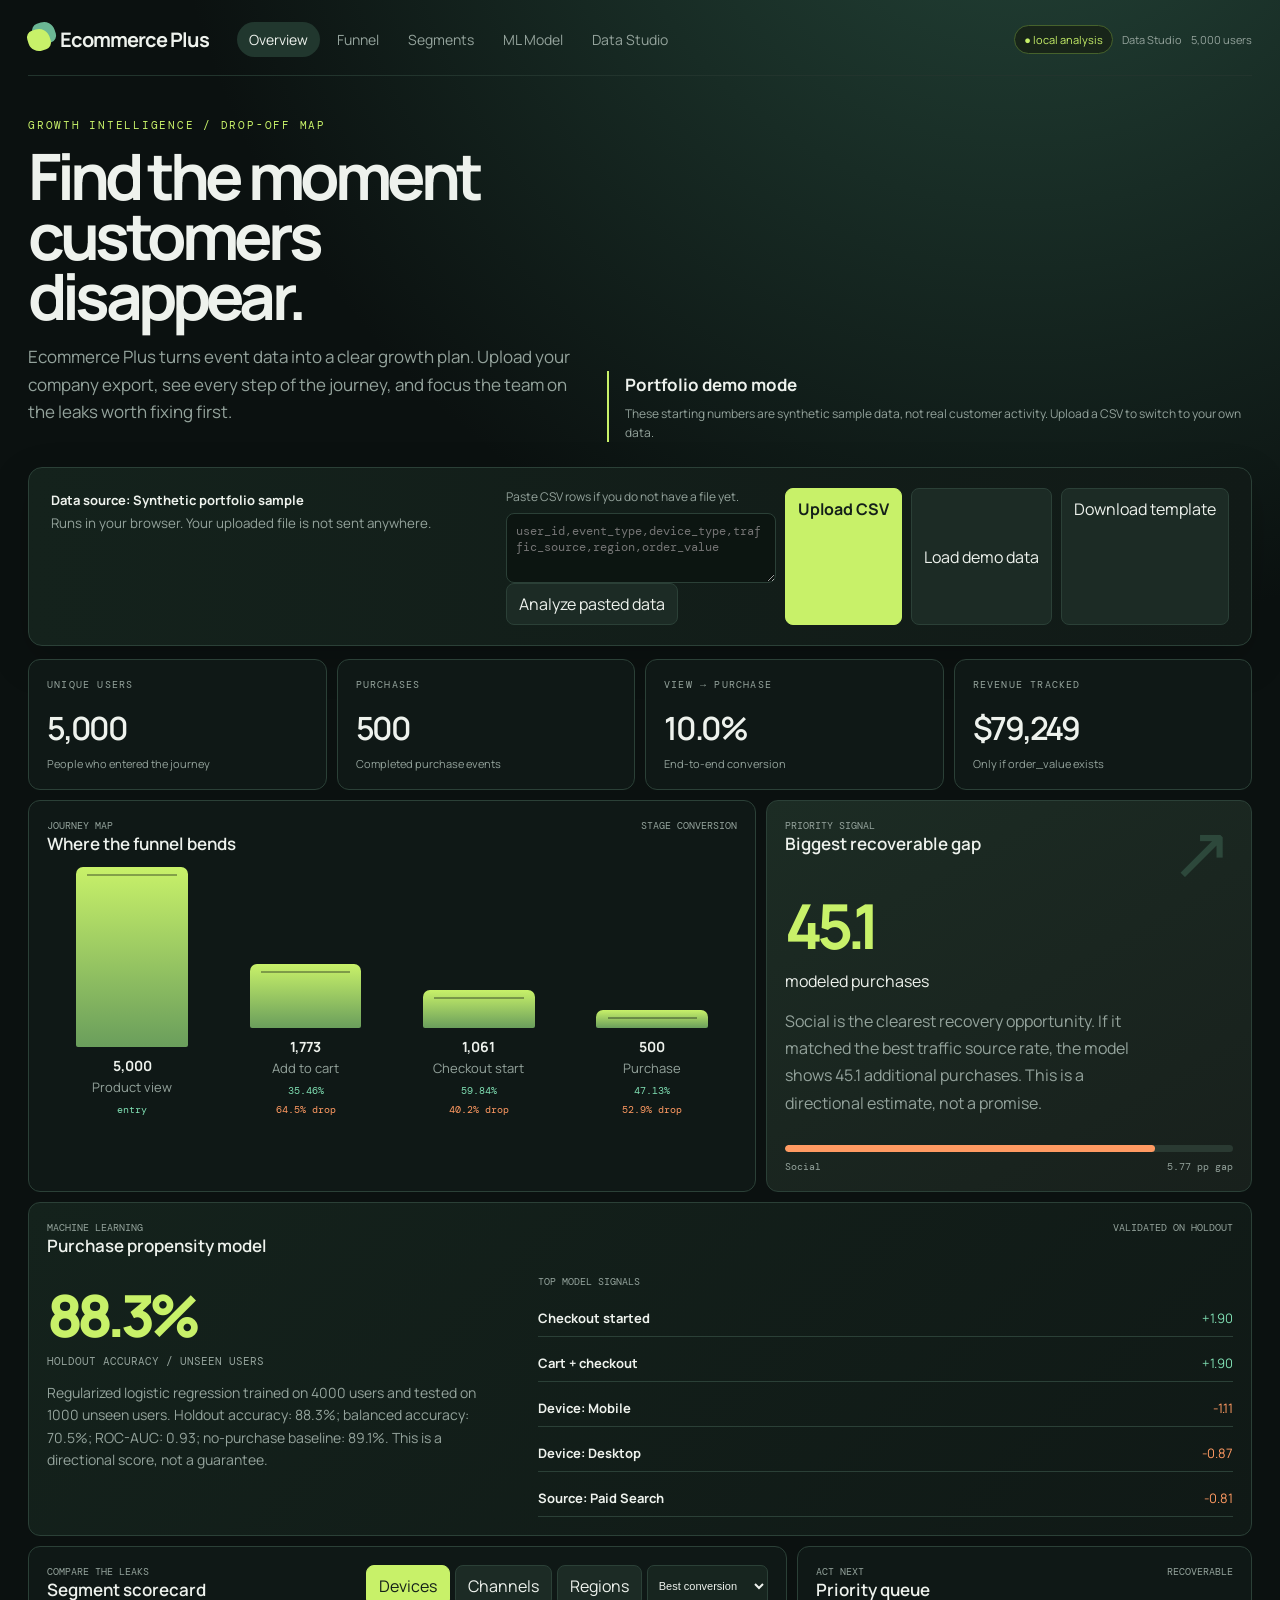
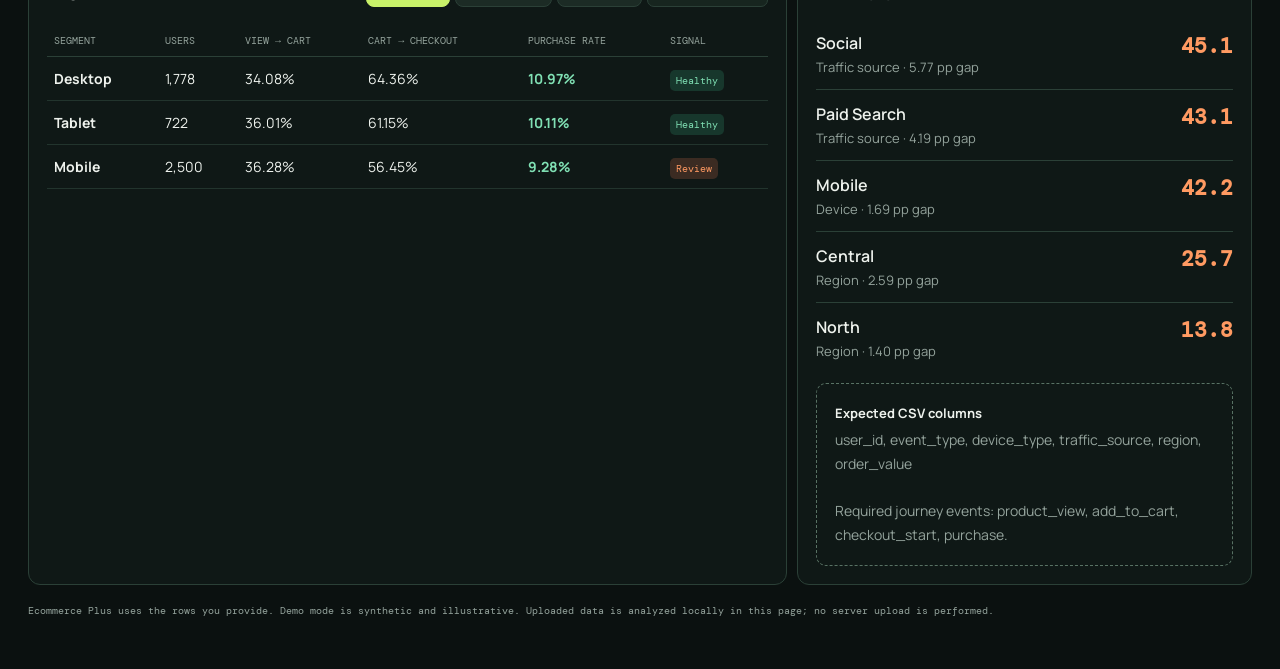
<file: dashboard/index.html>
<!doctype html>
<html lang="en">
<head>
<meta charset="utf-8">
<meta name="viewport" content="width=device-width, initial-scale=1">
<title>Ecommerce Plus — Funnel intelligence</title>
<style>
@import url('https://fonts.googleapis.com/css2?family=DM+Mono:wght@400;500&family=Manrope:wght@400;500;600;700;800&display=swap');
:root{--ink:#eef2ed;--muted:#94a39c;--bg:#0b1110;--panel:#111a17;--panel2:#15221d;--line:#2b4037;--lime:#c8f169;--mint:#80e0b4;--orange:#ff9a62;--red:#ff7184;--purple:#9c8cff}
*{box-sizing:border-box} body{margin:0;background:radial-gradient(circle at 80% -10%,#25473a 0,transparent 32%),var(--bg);color:var(--ink);font-family:'Manrope',Arial,sans-serif} a{color:inherit;text-decoration:none}.shell{max-width:1440px;margin:auto;padding:22px 28px 50px}.top{display:flex;align-items:center;gap:28px;border-bottom:1px solid #22342d;padding-bottom:18px}.mark{display:flex;align-items:center;gap:10px;font-weight:700;letter-spacing:-.05em;font-size:20px}.mark i{display:block;width:22px;height:22px;border-radius:7px 11px 7px 11px;background:var(--lime);box-shadow:7px -5px 0 #6bb795;transform:rotate(-18deg)}.nav{display:flex;gap:5px}.nav a{padding:8px 12px;color:var(--muted);font-size:14px;border-radius:20px}.nav a:hover,.nav a.active{color:var(--ink);background:#21372e}.top-right{margin-left:auto;display:flex;align-items:center;gap:9px;color:var(--muted);font-size:11px}.live{color:var(--lime);border:1px solid #46622c;padding:6px 9px;border-radius:20px;background:#182519}.hero{display:flex;justify-content:space-between;gap:24px;padding:42px 0 25px}.eyebrow{font:11px 'DM Mono',monospace;color:var(--lime);text-transform:uppercase;letter-spacing:.16em}.hero h1{font-size:clamp(34px,5vw,68px);line-height:.94;letter-spacing:-.075em;max-width:700px;margin:14px 0}.hero p{max-width:570px;color:var(--muted);font-size:17px;line-height:1.6}.hero-side{min-width:250px;align-self:end;border-left:2px solid var(--lime);padding-left:16px;color:var(--muted);font-size:12px;line-height:1.6}.hero-side strong{display:block;color:var(--ink);font-size:17px;margin-bottom:5px}.sourcebar{display:flex;align-items:flex-start;justify-content:space-between;gap:20px;border:1px solid var(--line);background:linear-gradient(90deg,#14221c,#111a17);padding:20px 22px;border-radius:14px;margin-bottom:13px;box-shadow:0 14px 40px rgba(0,0,0,.18)}.sourcebar b{font-size:13px}.sourcebar small{color:var(--muted);display:block;margin-top:4px}.source-actions{display:flex;gap:9px;flex-wrap:wrap;justify-content:flex-end}.data-inputs{display:flex;gap:10px;align-items:flex-start;flex-wrap:wrap}.paste-box{min-width:270px}.paste-box textarea{display:block;width:100%;min-height:70px;margin-top:8px;background:#0c1511;color:var(--ink);border:1px solid var(--line);border-radius:8px;padding:9px;font:12px 'DM Mono',monospace;resize:vertical}.input-help{font-size:12px!important;color:var(--muted);max-width:580px}button,.button{font:inherit;border:1px solid var(--line);background:#1c2b25;color:var(--ink);padding:9px 12px;border-radius:8px;cursor:pointer}.button.primary,button.primary{background:var(--lime);color:#142019;border-color:var(--lime);font-weight:700}button:hover,.button:hover{filter:brightness(1.1)}input[type=file]{display:none}.notice{color:#ffd69a;font-size:11px;padding:9px 0;display:none}.kpis{display:grid;grid-template-columns:repeat(4,1fr);gap:10px}.kpi,.panel{background:rgba(17,26,23,.88);border:1px solid var(--line);border-radius:12px}.kpi{padding:18px}.kpi-label{color:var(--muted);font:10px 'DM Mono',monospace;text-transform:uppercase;letter-spacing:.12em}.kpi-value{font-size:32px;letter-spacing:-.07em;font-weight:600;margin:15px 0 6px}.kpi-note{font-size:11px;color:var(--muted)}.layout{display:grid;grid-template-columns:1.2fr .8fr;gap:10px;margin-top:10px}.panel{padding:18px}.panel-head{display:flex;justify-content:space-between;align-items:start;gap:12px;margin-bottom:18px}.panel-title{font-weight:600;font-size:17px}.panel-kicker{color:var(--muted);font:10px 'DM Mono',monospace;text-transform:uppercase}.funnel{display:flex;align-items:end;gap:9px;height:265px;padding:14px 3px 22px}.stage{flex:1;text-align:center}.bar-area{height:180px;display:flex;align-items:end;justify-content:center}.bar{width:68%;min-width:32px;background:linear-gradient(180deg,var(--lime),#6a9e5c);border-radius:7px 7px 2px 2px;position:relative;transition:height .35s}.bar:before{content:'';position:absolute;left:10%;right:10%;top:7px;border-top:2px solid rgba(11,17,16,.35)}.stage-count{font-size:14px;font-weight:700;margin-top:9px}.stage-name{color:var(--muted);font-size:13px;margin-top:3px}.stage-rate{font:10px 'DM Mono',monospace;color:var(--mint);margin-top:7px}.drop{font:10px 'DM Mono',monospace;color:var(--orange);margin-top:6px}.opportunity{background:linear-gradient(150deg,#1c2c24,#18201c);position:relative;overflow:hidden}.opportunity:after{content:'↗';position:absolute;right:18px;top:12px;font-size:75px;color:#2d483b;line-height:1}.opportunity .big{font-size:62px;letter-spacing:-.1em;color:var(--lime);font-weight:700;margin:28px 0 2px}.opportunity p{color:var(--muted);font-size:16px;line-height:1.7;max-width:380px}.gapbar{height:7px;background:#2a3a32;border-radius:8px;overflow:hidden;margin-top:28px}.gapbar i{display:block;width:78%;height:100%;background:var(--orange);border-radius:8px}.opp-meta{display:flex;justify-content:space-between;color:var(--muted);font:10px 'DM Mono',monospace;margin-top:8px}.bottom{display:grid;grid-template-columns:1.25fr .75fr;gap:10px;margin-top:10px}.tabs{display:flex;gap:5px;flex-wrap:wrap}.tabs button.active{background:var(--lime);color:#142019;border-color:var(--lime)}.select{background:#17251f;color:var(--ink);border:1px solid var(--line);border-radius:7px;padding:7px;font:11px 'Space Grotesk',sans-serif}.table-wrap{overflow:auto}table{width:100%;border-collapse:collapse;min-width:560px}th{text-align:left;color:var(--muted);font:10px 'DM Mono',monospace;text-transform:uppercase;padding:9px 7px;border-bottom:1px solid var(--line)}td{padding:12px 7px;border-bottom:1px solid #22342d;font-size:14px}.rate{color:var(--mint);font-weight:700}.status{font:10px 'DM Mono',monospace;padding:4px 6px;border-radius:5px;color:var(--mint);background:#17372c}.status.low{color:var(--orange);background:#3b2b22}.priority{display:flex;justify-content:space-between;gap:15px;padding:13px 0;border-bottom:1px solid var(--line)}.priority:last-child{border:0}.p-name{font-weight:600}.p-sub{color:var(--muted);font-size:13px;margin-top:4px}.p-num{color:var(--orange);font:700 21px 'DM Mono',monospace}.upload{border:1px dashed #587264;padding:18px;border-radius:10px;margin-top:10px;color:var(--muted);font-size:14px;line-height:1.7}.upload strong{color:var(--ink);display:block;font-size:13px;margin-bottom:4px}.footer{color:var(--muted);font:10px 'DM Mono',monospace;padding-top:18px;line-height:1.6}.hidden{display:none!important}.ml-panel{margin-top:10px;background:linear-gradient(135deg,#14221c,#101916)}.ml-grid{display:grid;grid-template-columns:.8fr 1.2fr;gap:28px}.ml-score{font-size:58px;color:var(--lime);font-weight:800;letter-spacing:-.1em}.ml-score-label{color:var(--muted);font:11px 'DM Mono',monospace;text-transform:uppercase}.ml-copy{color:var(--muted);font-size:14px;line-height:1.6;max-width:440px}.signal-list{display:grid;gap:8px;margin-top:12px}.signal{display:flex;justify-content:space-between;border-bottom:1px solid var(--line);padding:9px 0;color:var(--muted);font-size:13px}.signal b{color:var(--ink)}.signal .positive{color:var(--mint)}.signal .negative{color:var(--orange)}@media(max-width:900px){.hero{display:block}.hero-side{margin-top:20px}.layout,.bottom{grid-template-columns:1fr}.kpis{grid-template-columns:repeat(2,1fr)}.nav{display:none}}@media(max-width:560px){.shell{padding:16px}.kpis{grid-template-columns:1fr 1fr}.kpi-value{font-size:25px}.sourcebar{display:block}.source-actions{margin-top:12px}}
</style>
</head>
<body>
<main class="shell">
<header class="top"><a class="mark" href="#top"><i></i>Ecommerce Plus</a><nav class="nav"><a class="active" href="index.html">Overview</a><a href="funnel.html">Funnel</a><a href="segments.html">Segments</a><a href="model.html">ML Model</a><a href="data-studio.html">Data Studio</a></nav><div class="top-right"><span class="live">● local analysis</span><span>Data Studio</span><span id="row-count">5,000 users</span></div></header>
<section id="top" class="hero"><div><div class="eyebrow">Growth intelligence / drop-off map</div><h1>Find the moment<br>customers disappear.</h1><p>Ecommerce Plus turns event data into a clear growth plan. Upload your company export, see every step of the journey, and focus the team on the leaks worth fixing first.</p></div><aside class="hero-side"><strong id="data-label">Portfolio demo mode</strong><span id="data-description">The starting numbers are synthetic sample data, not real customer activity. Upload a CSV to switch to your own data.</span></aside></section>
<section id="upload" class="sourcebar"><div><b>Data source: <span id="source-name">Synthetic portfolio sample</span></b><small>Runs in your browser. Your uploaded file is not sent anywhere.</small></div><div class="source-actions"><div class="paste-box"><div class="input-help">Paste CSV rows if you do not have a file yet.</div><textarea id="paste-input" placeholder="user_id,event_type,device_type,traffic_source,region,order_value"></textarea><button id="paste-btn">Analyze pasted data</button></div><label class="button primary" for="csv-input">Upload CSV</label><button id="demo-btn">Load demo data</button><a class="button" href="data-template.csv" download>Download template</a><input id="csv-input" type="file" accept=".csv,text/csv"></div></section><div id="notice" class="notice"></div>
<section class="kpis"><div class="kpi"><div class="kpi-label">Unique users</div><div class="kpi-value" id="k-users">5,000</div><div class="kpi-note">People who entered the journey</div></div><div class="kpi"><div class="kpi-label">Purchases</div><div class="kpi-value" id="k-purchases">500</div><div class="kpi-note">Completed purchase events</div></div><div class="kpi"><div class="kpi-label">View → purchase</div><div class="kpi-value" id="k-rate">10.0%</div><div class="kpi-note">End-to-end conversion</div></div><div class="kpi"><div class="kpi-label">Revenue tracked</div><div class="kpi-value" id="k-revenue">$79,249</div><div class="kpi-note">Only if order_value exists</div></div></section>
<section id="funnel" class="layout"><div class="panel"><div class="panel-head"><div><div class="panel-kicker">Journey map</div><div class="panel-title">Where the funnel bends</div></div><div class="panel-kicker">stage conversion</div></div><div id="funnel-chart" class="funnel"></div></div><div class="panel opportunity"><div class="panel-head"><div><div class="panel-kicker">Priority signal</div><div class="panel-title">Biggest recoverable gap</div></div></div><div class="big" id="opp-number">45.1</div><div>modeled purchases</div><p id="opp-copy">Social traffic is the clearest recovery opportunity. Matching the best peer segment would close the largest conversion gap.</p><div class="gapbar"><i id="opp-bar"></i></div><div class="opp-meta"><span id="opp-name">Social</span><span id="opp-gap">5.77 pp gap</span></div></div></section>
<section id="ml-model" class="panel ml-panel"><div class="panel-head"><div><div class="panel-kicker">Machine learning</div><div class="panel-title">Purchase propensity model</div></div><div id="ml-status" class="panel-kicker">training in browser</div></div><div class="ml-grid"><div><div class="ml-score" id="ml-score">—</div><div class="ml-score-label">holdout accuracy / unseen users</div><p class="ml-copy" id="ml-summary">The model will learn from the data you provide.</p></div><div><div class="panel-kicker">Top model signals</div><div id="ml-signals" class="signal-list"><div class="signal">Waiting for data…</div></div></div></div></section><section id="segments" class="bottom"><div class="panel"><div class="panel-head"><div><div class="panel-kicker">Compare the leaks</div><div class="panel-title">Segment scorecard</div></div><div class="tabs"><button class="active" data-type="device_type">Devices</button><button data-type="traffic_source">Channels</button><button data-type="region">Regions</button><select class="select" id="sort"><option value="overall_purchase_rate">Best conversion</option><option value="product_views">Largest audience</option></select></div></div><div class="table-wrap"><table><thead><tr><th>Segment</th><th>Users</th><th>View → cart</th><th>Cart → checkout</th><th>Purchase rate</th><th>Signal</th></tr></thead><tbody id="table"></tbody></table></div></div><div class="panel"><div class="panel-head"><div><div class="panel-kicker">Act next</div><div class="panel-title">Priority queue</div></div><div class="panel-kicker">recoverable</div></div><div id="priority-list"></div><div class="upload"><strong>Expected CSV columns</strong>user_id, event_type, device_type, traffic_source, region, order_value<br><br>Required journey events: product_view, add_to_cart, checkout_start, purchase.</div></div></section>
<div class="footer">Ecommerce Plus uses the rows you provide. Demo mode is synthetic and illustrative. Uploaded data is analyzed locally in this page; no server upload is performed.</div>
</main>
<script src="dashboard.js" defer></script>
</body>
</html>
</file>
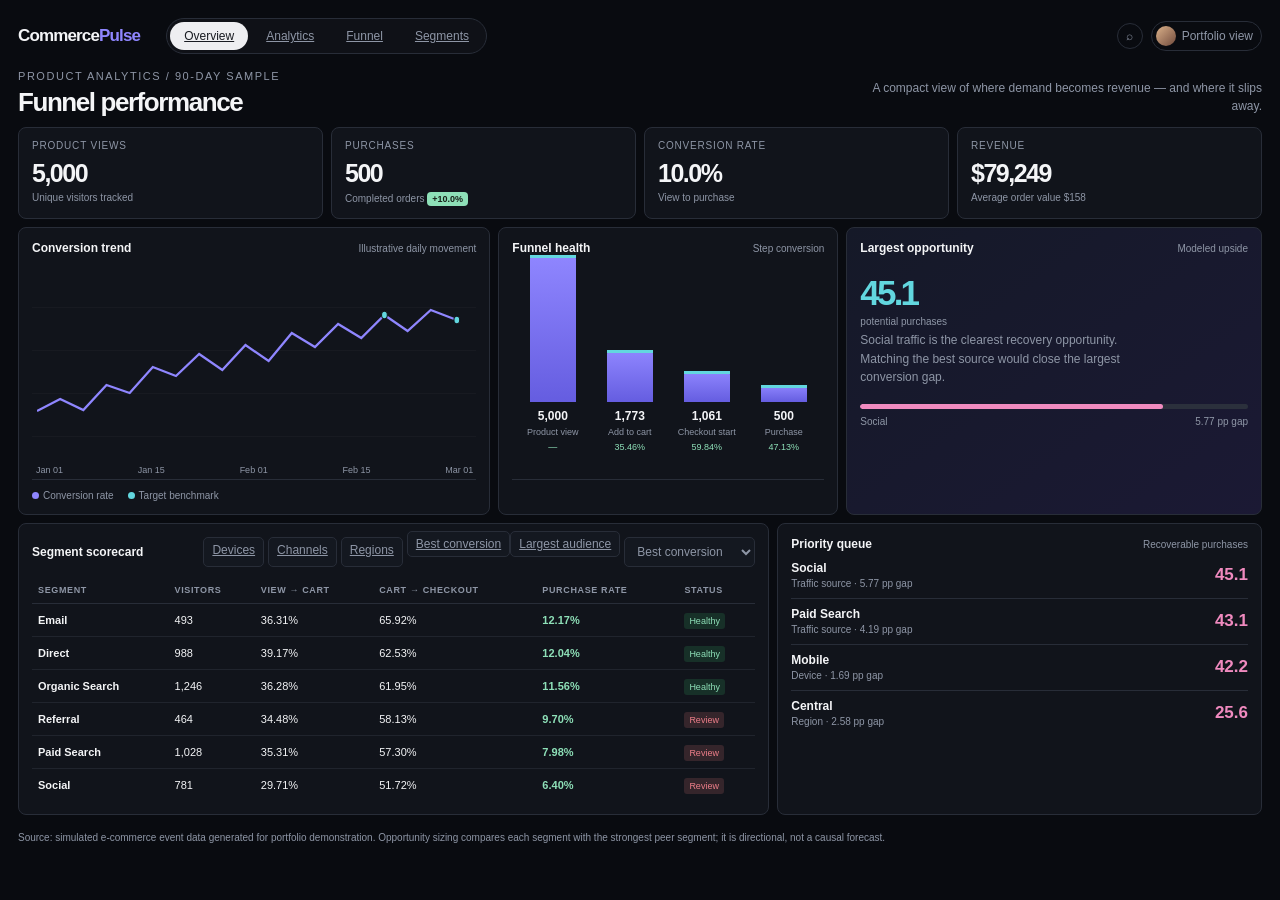
<file: dashboard/channels.html>
<!doctype html>
<html lang="en">
<head>
<meta charset="utf-8"><meta name="viewport" content="width=device-width, initial-scale=1">
<title>Commerce Pulse | Funnel Performance</title>
<style>
:root{--bg:#090b10;--panel:#11141b;--panel2:#171a22;--line:#282d38;--text:#f4f5f7;--muted:#8e96a6;--blue:#8f86ff;--cyan:#62d7df;--yellow:#f3ce72;--pink:#f08abf;--green:#8ee0b8;--red:#ed7e89}
*{box-sizing:border-box} body{margin:0;background:var(--bg);color:var(--text);font-family:Arial,Helvetica,sans-serif;font-size:12px} .app{max-width:1420px;margin:auto;padding:18px 18px 28px} .topbar{height:36px;display:flex;align-items:center;gap:26px;margin-bottom:16px} .brand{font-size:17px;font-weight:700;letter-spacing:-.05em} .nav{display:flex;gap:4px;background:#0f1117;border:1px solid var(--line);border-radius:20px;padding:3px} .nav span,.nav a{padding:7px 14px;border-radius:16px;color:var(--muted)} .nav span.active,.nav a.active{background:#eeeef1;color:#191b22} .tools{margin-left:auto;display:flex;align-items:center;gap:8px;color:var(--muted)} .circle{height:26px;width:26px;border:1px solid var(--line);border-radius:50%;display:grid;place-items:center} .profile{display:flex;align-items:center;gap:6px;border:1px solid var(--line);padding:4px 8px 4px 4px;border-radius:18px} .avatar{height:20px;width:20px;border-radius:50%;background:linear-gradient(135deg,#dbb18a,#714b3d)}
.heading{display:flex;justify-content:space-between;align-items:end;margin:15px 0 12px} .eyebrow{color:var(--muted);font-size:11px;text-transform:uppercase;letter-spacing:.14em} h1{font-size:26px;line-height:1;margin:7px 0 0;letter-spacing:-.055em} .heading-note{color:var(--muted);max-width:390px;text-align:right;line-height:1.45} .grid{display:grid;grid-template-columns:1.25fr .9fr 1.1fr;gap:8px} .panel{background:var(--panel);border:1px solid var(--line);border-radius:8px;padding:13px;min-width:0} .panel-head{display:flex;justify-content:space-between;align-items:center;margin-bottom:10px} .panel-title{font-weight:700;font-size:12px} .panel-note{font-size:10px;color:var(--muted)} .filters{display:flex;gap:4px;flex-wrap:wrap} .filters button,.filters a,button,select{font:inherit;border:1px solid var(--line);background:#141820;color:var(--muted);border-radius:5px;padding:5px 8px;cursor:pointer} .filters a.active,button.active{background:#ededf0;color:#161820;border-color:#ededf0} select{padding:6px 8px}
.kpis{display:grid;grid-template-columns:repeat(4,1fr);gap:8px;margin-bottom:8px} .kpi{background:var(--panel);border:1px solid var(--line);border-radius:8px;padding:12px 13px} .kpi-label{color:var(--muted);font-size:10px;text-transform:uppercase;letter-spacing:.08em} .kpi-value{font-size:25px;font-weight:700;letter-spacing:-.06em;margin:8px 0 4px} .kpi-foot{font-size:10px;color:var(--muted)} .chip{display:inline-block;color:#182119;background:var(--green);font-weight:700;border-radius:4px;padding:2px 5px;font-size:9px}
.chart{height:215px;position:relative;padding:18px 5px 23px;border-bottom:1px solid var(--line);background:repeating-linear-gradient(to bottom,transparent 0,transparent 42px,rgba(255,255,255,.055) 43px)} .linechart{width:100%;height:170px} .linechart polyline{fill:none;stroke:var(--blue);stroke-width:2.3;vector-effect:non-scaling-stroke} .linechart circle{fill:var(--cyan);stroke:#10131a;stroke-width:1.5} .axis{position:absolute;left:4px;right:3px;bottom:4px;display:flex;justify-content:space-between;color:var(--muted);font-size:9px} .legend{display:flex;gap:14px;margin-top:10px;color:var(--muted);font-size:10px} .legend b{display:inline-block;width:7px;height:7px;border-radius:50%;background:var(--blue);margin-right:4px} .legend .teal{background:var(--cyan)}
.funnel{display:flex;align-items:end;gap:8px;height:215px;padding:20px 6px 27px;border-bottom:1px solid var(--line)} .f-stage{flex:1;text-align:center;min-width:0} .f-bar-wrap{height:147px;display:flex;align-items:end;justify-content:center} .f-bar{width:66%;min-width:22px;border-radius:4px 4px 0 0;background:linear-gradient(180deg,var(--blue),#655de0);position:relative} .f-bar::after{content:"";position:absolute;top:0;left:0;right:0;height:3px;background:var(--cyan)} .f-count{font-size:12px;font-weight:700;margin-top:7px} .f-label{color:var(--muted);font-size:9px;margin-top:4px;white-space:nowrap} .f-rate{font-size:9px;color:var(--green);margin-top:5px} .opportunity{background:linear-gradient(145deg,#151928,#1b1934)} .opportunity .big{font-size:35px;font-weight:700;letter-spacing:-.08em;margin:18px 0 3px;color:var(--cyan)} .opportunity p{color:var(--muted);line-height:1.55;max-width:280px;margin:4px 0 17px} .progress{height:5px;background:#2b303c;border-radius:5px;overflow:hidden} .progress i{display:block;height:100%;width:78%;background:var(--pink);border-radius:5px} .mini-row{display:flex;justify-content:space-between;color:var(--muted);font-size:10px;margin-top:7px}
.bottom{display:grid;grid-template-columns:1.55fr 1fr;gap:8px;margin-top:8px} .table-wrap{overflow:auto} table{width:100%;border-collapse:collapse;font-size:11px} th{color:var(--muted);font-size:9px;text-align:left;text-transform:uppercase;letter-spacing:.07em;font-weight:600;padding:8px 6px;border-bottom:1px solid var(--line)} td{padding:10px 6px;border-bottom:1px solid #20242d} tr:last-child td{border-bottom:0} .rate{font-weight:700;color:var(--green)} .status{font-size:9px;border-radius:3px;padding:3px 5px;background:#173028;color:var(--green)} .status.low{background:#35252b;color:var(--red)} .priority-list{display:flex;flex-direction:column;gap:8px} .priority{display:grid;grid-template-columns:1fr auto;gap:12px;align-items:center;border-bottom:1px solid var(--line);padding-bottom:9px} .priority:last-child{border-bottom:0} .p-name{font-weight:700} .p-sub{color:var(--muted);font-size:10px;margin-top:3px} .p-num{font-size:17px;color:var(--pink);font-weight:700} .foot{color:var(--muted);font-size:10px;line-height:1.45;margin-top:16px}
@media(max-width:1050px){.grid{grid-template-columns:1fr 1fr}.grid .opportunity{grid-column:span 2}} @media(max-width:700px){.app{padding:12px}.topbar{gap:10px}.nav span,.nav a{padding:7px 8px}.nav span:nth-child(n+3){display:none}.heading{display:block}.heading-note{text-align:left;margin-top:10px}.kpis{grid-template-columns:1fr 1fr}.grid,.bottom{grid-template-columns:1fr}.grid .opportunity{grid-column:auto}.chart{height:190px}}
</style></head>
<body><main class="app">
<header class="topbar"><div class="brand">Commerce<span style="color:var(--blue)">Pulse</span></div><nav class="nav"><a class="active" href="#overview">Overview</a><a href="#analytics">Analytics</a><a href="#funnel">Funnel</a><a href="#segments">Segments</a></nav><div class="tools"><div class="circle">⌕</div><div class="profile"><div class="avatar"></div><span>Portfolio view</span></div></div></header>
<section id="overview" class="heading"><div><div class="eyebrow">Product analytics / 90-day sample</div><h1>Funnel performance</h1></div><div class="heading-note">A compact view of where demand becomes revenue — and where it slips away.</div></section>
<section class="kpis"><div class="kpi"><div class="kpi-label">Product views</div><div class="kpi-value" id="kpi-visitors">5,000</div><div class="kpi-foot">Unique visitors tracked</div></div><div class="kpi"><div class="kpi-label">Purchases</div><div class="kpi-value" id="kpi-purchases">500</div><div class="kpi-foot">Completed orders <span class="chip">+10.0%</span></div></div><div class="kpi"><div class="kpi-label">Conversion rate</div><div class="kpi-value" id="kpi-rate">10.0%</div><div class="kpi-foot">View to purchase</div></div><div class="kpi"><div class="kpi-label">Revenue</div><div class="kpi-value" id="kpi-revenue">$79,249</div><div class="kpi-foot">Average order value <span id="kpi-aov">$158</span></div></div></section>
<section id="analytics" class="grid"><div class="panel"><div class="panel-head"><div class="panel-title">Conversion trend</div><div class="panel-note">Illustrative daily movement</div></div><div class="chart"><svg class="linechart" viewBox="0 0 600 170" preserveAspectRatio="none"><polyline points="0,128 32,116 64,127 96,102 128,110 160,84 192,93 224,71 256,87 288,62 320,78 352,50 384,64 416,41 448,55 480,32 512,48 544,27 580,37"/><circle cx="480" cy="32" r="4"/><circle cx="580" cy="37" r="4"/></svg><div class="axis"><span>Jan 01</span><span>Jan 15</span><span>Feb 01</span><span>Feb 15</span><span>Mar 01</span></div></div><div class="legend"><span><b></b>Conversion rate</span><span><b class="teal"></b>Target benchmark</span></div></div>
<div id="funnel" class="panel"><div class="panel-head"><div class="panel-title">Funnel health</div><div class="panel-note">Step conversion</div></div><div id="funnel-chart" class="funnel">
<div class="f-stage"><div class="f-bar-wrap"><div class="f-bar" style="height:147px"></div></div><div class="f-count">5,000</div><div class="f-label">Product view</div><div class="f-rate">—</div></div>
<div class="f-stage"><div class="f-bar-wrap"><div class="f-bar" style="height:52px"></div></div><div class="f-count">1,773</div><div class="f-label">Add to cart</div><div class="f-rate">35.46%</div></div>
<div class="f-stage"><div class="f-bar-wrap"><div class="f-bar" style="height:31px"></div></div><div class="f-count">1,061</div><div class="f-label">Checkout start</div><div class="f-rate">59.84%</div></div>
<div class="f-stage"><div class="f-bar-wrap"><div class="f-bar" style="height:17px"></div></div><div class="f-count">500</div><div class="f-label">Purchase</div><div class="f-rate">47.13%</div></div>
</div></div>
<div class="panel opportunity"><div class="panel-head"><div class="panel-title">Largest opportunity</div><div class="panel-note">Modeled upside</div></div><div class="big" id="top-action">45.1</div><div style="color:var(--muted);font-size:10px">potential purchases</div><p>Social traffic is the clearest recovery opportunity. Matching the best source would close the largest conversion gap.</p><div class="progress"><i></i></div><div class="mini-row"><span id="top-name">Social</span><span id="top-gap">5.77 pp gap</span></div></div></section>
<section id="segments" class="bottom"><div class="panel"><div class="panel-head"><div class="panel-title">Segment scorecard</div><div class="filters"><a data-type="device_type" href="index.html">Devices</a><a data-type="traffic_source" href="channels.html">Channels</a><a data-type="region" href="regions.html">Regions</a><span class="sort-links"><a href="index.html">Best conversion</a><a href="largest-audience.html">Largest audience</a></span><select id="sort" aria-label="Sort segments"><option>Best conversion</option><option>Largest audience</option></select></div></div><div class="table-wrap"><table><thead><tr><th>Segment</th><th>Visitors</th><th>View → cart</th><th>Cart → checkout</th><th>Purchase rate</th><th>Status</th></tr></thead><tbody id="table">
<tr><td><b>Email</b></td><td>493</td><td>36.31%</td><td>65.92%</td><td class="rate">12.17%</td><td><span class="status">Healthy</span></td></tr><tr><td><b>Direct</b></td><td>988</td><td>39.17%</td><td>62.53%</td><td class="rate">12.04%</td><td><span class="status">Healthy</span></td></tr><tr><td><b>Organic Search</b></td><td>1,246</td><td>36.28%</td><td>61.95%</td><td class="rate">11.56%</td><td><span class="status">Healthy</span></td></tr><tr><td><b>Referral</b></td><td>464</td><td>34.48%</td><td>58.13%</td><td class="rate">9.70%</td><td><span class="status low">Review</span></td></tr><tr><td><b>Paid Search</b></td><td>1,028</td><td>35.31%</td><td>57.30%</td><td class="rate">7.98%</td><td><span class="status low">Review</span></td></tr><tr><td><b>Social</b></td><td>781</td><td>29.71%</td><td>51.72%</td><td class="rate">6.40%</td><td><span class="status low">Review</span></td></tr>
</tbody></table></div></div><div class="panel"><div class="panel-head"><div class="panel-title">Priority queue</div><div class="panel-note">Recoverable purchases</div></div><div id="priority-list" class="priority-list">
<div class="priority"><div><div class="p-name">Social</div><div class="p-sub">Traffic source · 5.77 pp gap</div></div><div class="p-num">45.1</div></div>
<div class="priority"><div><div class="p-name">Paid Search</div><div class="p-sub">Traffic source · 4.19 pp gap</div></div><div class="p-num">43.1</div></div>
<div class="priority"><div><div class="p-name">Mobile</div><div class="p-sub">Device · 1.69 pp gap</div></div><div class="p-num">42.2</div></div>
<div class="priority"><div><div class="p-name">Central</div><div class="p-sub">Region · 2.58 pp gap</div></div><div class="p-num">25.6</div></div>
</div></div></section>
<div class="foot">Source: simulated e-commerce event data generated for portfolio demonstration. Opportunity sizing compares each segment with the strongest peer segment; it is directional, not a causal forecast.</div>
</main><script src="dashboard.js" defer></script></body></html>
</file>
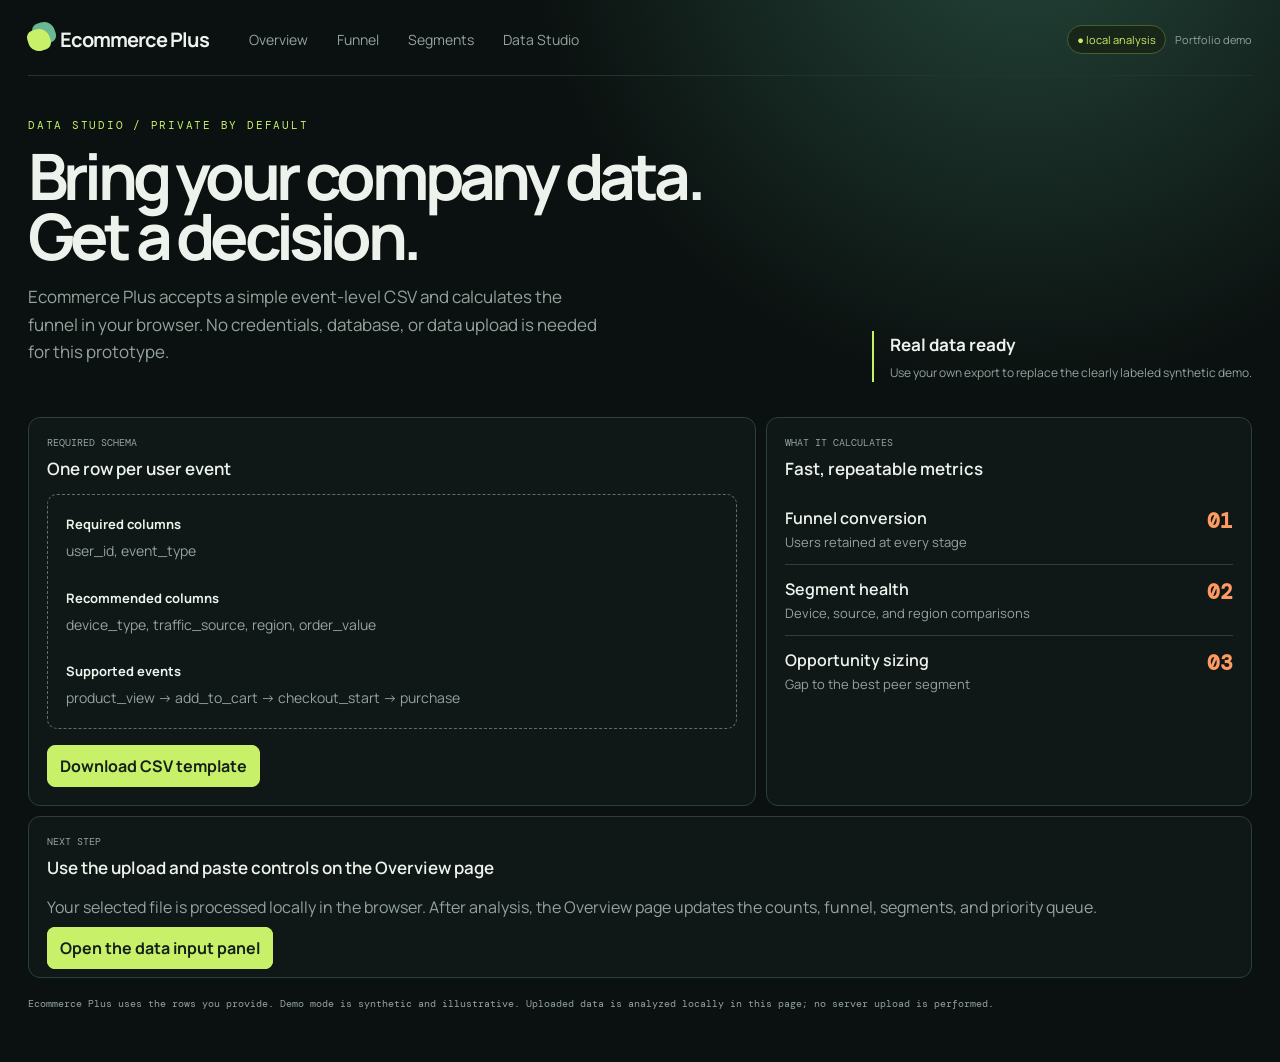
<file: dashboard/data-studio.html>
<!doctype html><html lang="en"><head><meta charset="utf-8"><meta name="viewport" content="width=device-width,initial-scale=1"><title>Data Studio — Ecommerce Plus</title><style>
@import url('https://fonts.googleapis.com/css2?family=DM+Mono:wght@400;500&family=Manrope:wght@400;500;600;700;800&display=swap');
:root{--ink:#eef2ed;--muted:#94a39c;--bg:#0b1110;--panel:#111a17;--panel2:#15221d;--line:#2b4037;--lime:#c8f169;--mint:#80e0b4;--orange:#ff9a62;--red:#ff7184;--purple:#9c8cff}
*{box-sizing:border-box} body{margin:0;background:radial-gradient(circle at 80% -10%,#25473a 0,transparent 32%),var(--bg);color:var(--ink);font-family:'Manrope',Arial,sans-serif} a{color:inherit;text-decoration:none}.shell{max-width:1440px;margin:auto;padding:22px 28px 50px}.top{display:flex;align-items:center;gap:28px;border-bottom:1px solid #22342d;padding-bottom:18px}.mark{display:flex;align-items:center;gap:10px;font-weight:700;letter-spacing:-.05em;font-size:20px}.mark i{display:block;width:22px;height:22px;border-radius:7px 11px 7px 11px;background:var(--lime);box-shadow:7px -5px 0 #6bb795;transform:rotate(-18deg)}.nav{display:flex;gap:5px}.nav a{padding:8px 12px;color:var(--muted);font-size:14px;border-radius:20px}.nav a:hover,.nav a.active{color:var(--ink);background:#21372e}.top-right{margin-left:auto;display:flex;align-items:center;gap:9px;color:var(--muted);font-size:11px}.live{color:var(--lime);border:1px solid #46622c;padding:6px 9px;border-radius:20px;background:#182519}.hero{display:flex;justify-content:space-between;gap:24px;padding:42px 0 25px}.eyebrow{font:11px 'DM Mono',monospace;color:var(--lime);text-transform:uppercase;letter-spacing:.16em}.hero h1{font-size:clamp(34px,5vw,68px);line-height:.94;letter-spacing:-.075em;max-width:700px;margin:14px 0}.hero p{max-width:570px;color:var(--muted);font-size:17px;line-height:1.6}.hero-side{min-width:250px;align-self:end;border-left:2px solid var(--lime);padding-left:16px;color:var(--muted);font-size:12px;line-height:1.6}.hero-side strong{display:block;color:var(--ink);font-size:17px;margin-bottom:5px}.sourcebar{display:flex;align-items:flex-start;justify-content:space-between;gap:20px;border:1px solid var(--line);background:linear-gradient(90deg,#14221c,#111a17);padding:20px 22px;border-radius:14px;margin-bottom:13px;box-shadow:0 14px 40px rgba(0,0,0,.18)}.sourcebar b{font-size:13px}.sourcebar small{color:var(--muted);display:block;margin-top:4px}.source-actions{display:flex;gap:9px;flex-wrap:wrap;justify-content:flex-end}.data-inputs{display:flex;gap:10px;align-items:flex-start;flex-wrap:wrap}.paste-box{min-width:270px}.paste-box textarea{display:block;width:100%;min-height:70px;margin-top:8px;background:#0c1511;color:var(--ink);border:1px solid var(--line);border-radius:8px;padding:9px;font:12px 'DM Mono',monospace;resize:vertical}.input-help{font-size:12px!important;color:var(--muted);max-width:580px}button,.button{font:inherit;border:1px solid var(--line);background:#1c2b25;color:var(--ink);padding:9px 12px;border-radius:8px;cursor:pointer}.button.primary,button.primary{background:var(--lime);color:#142019;border-color:var(--lime);font-weight:700}button:hover,.button:hover{filter:brightness(1.1)}input[type=file]{display:none}.notice{color:#ffd69a;font-size:11px;padding:9px 0;display:none}.kpis{display:grid;grid-template-columns:repeat(4,1fr);gap:10px}.kpi,.panel{background:rgba(17,26,23,.88);border:1px solid var(--line);border-radius:12px}.kpi{padding:18px}.kpi-label{color:var(--muted);font:10px 'DM Mono',monospace;text-transform:uppercase;letter-spacing:.12em}.kpi-value{font-size:32px;letter-spacing:-.07em;font-weight:600;margin:15px 0 6px}.kpi-note{font-size:11px;color:var(--muted)}.layout{display:grid;grid-template-columns:1.2fr .8fr;gap:10px;margin-top:10px}.panel{padding:18px}.panel-head{display:flex;justify-content:space-between;align-items:start;gap:12px;margin-bottom:18px}.panel-title{font-weight:600;font-size:17px}.panel-kicker{color:var(--muted);font:10px 'DM Mono',monospace;text-transform:uppercase}.funnel{display:flex;align-items:end;gap:9px;height:265px;padding:14px 3px 22px}.stage{flex:1;text-align:center}.bar-area{height:180px;display:flex;align-items:end;justify-content:center}.bar{width:68%;min-width:32px;background:linear-gradient(180deg,var(--lime),#6a9e5c);border-radius:7px 7px 2px 2px;position:relative;transition:height .35s}.bar:before{content:'';position:absolute;left:10%;right:10%;top:7px;border-top:2px solid rgba(11,17,16,.35)}.stage-count{font-size:14px;font-weight:700;margin-top:9px}.stage-name{color:var(--muted);font-size:13px;margin-top:3px}.stage-rate{font:10px 'DM Mono',monospace;color:var(--mint);margin-top:7px}.drop{font:10px 'DM Mono',monospace;color:var(--orange);margin-top:6px}.opportunity{background:linear-gradient(150deg,#1c2c24,#18201c);position:relative;overflow:hidden}.opportunity:after{content:'↗';position:absolute;right:18px;top:12px;font-size:75px;color:#2d483b;line-height:1}.opportunity .big{font-size:62px;letter-spacing:-.1em;color:var(--lime);font-weight:700;margin:28px 0 2px}.opportunity p{color:var(--muted);font-size:16px;line-height:1.7;max-width:380px}.gapbar{height:7px;background:#2a3a32;border-radius:8px;overflow:hidden;margin-top:28px}.gapbar i{display:block;width:78%;height:100%;background:var(--orange);border-radius:8px}.opp-meta{display:flex;justify-content:space-between;color:var(--muted);font:10px 'DM Mono',monospace;margin-top:8px}.bottom{display:grid;grid-template-columns:1.25fr .75fr;gap:10px;margin-top:10px}.tabs{display:flex;gap:5px;flex-wrap:wrap}.tabs button.active{background:var(--lime);color:#142019;border-color:var(--lime)}.select{background:#17251f;color:var(--ink);border:1px solid var(--line);border-radius:7px;padding:7px;font:11px 'Space Grotesk',sans-serif}.table-wrap{overflow:auto}table{width:100%;border-collapse:collapse;min-width:560px}th{text-align:left;color:var(--muted);font:10px 'DM Mono',monospace;text-transform:uppercase;padding:9px 7px;border-bottom:1px solid var(--line)}td{padding:12px 7px;border-bottom:1px solid #22342d;font-size:14px}.rate{color:var(--mint);font-weight:700}.status{font:10px 'DM Mono',monospace;padding:4px 6px;border-radius:5px;color:var(--mint);background:#17372c}.status.low{color:var(--orange);background:#3b2b22}.priority{display:flex;justify-content:space-between;gap:15px;padding:13px 0;border-bottom:1px solid var(--line)}.priority:last-child{border:0}.p-name{font-weight:600}.p-sub{color:var(--muted);font-size:13px;margin-top:4px}.p-num{color:var(--orange);font:700 21px 'DM Mono',monospace}.upload{border:1px dashed #587264;padding:18px;border-radius:10px;margin-top:10px;color:var(--muted);font-size:14px;line-height:1.7}.upload strong{color:var(--ink);display:block;font-size:13px;margin-bottom:4px}.footer{color:var(--muted);font:10px 'DM Mono',monospace;padding-top:18px;line-height:1.6}.hidden{display:none!important}@media(max-width:900px){.hero{display:block}.hero-side{margin-top:20px}.layout,.bottom{grid-template-columns:1fr}.kpis{grid-template-columns:repeat(2,1fr)}.nav{display:none}}@media(max-width:560px){.shell{padding:16px}.kpis{grid-template-columns:1fr 1fr}.kpi-value{font-size:25px}.sourcebar{display:block}.source-actions{margin-top:12px}}
</style></head><body><main class="shell"><header class="top"><a class="mark" href="index.html"><i></i>Ecommerce Plus</a><nav class="nav"><a href="index.html">Overview</a><a href="funnel.html">Funnel</a><a href="segments.html">Segments</a><a href="data-studio.html">Data Studio</a></nav><div class="top-right"><span class="live">● local analysis</span><span>Portfolio demo</span></div></header><section class="hero"><div><div class="eyebrow">Data Studio / private by default</div><h1>Bring your company data. Get a decision.</h1><p>Ecommerce Plus accepts a simple event-level CSV and calculates the funnel in your browser. No credentials, database, or data upload is needed for this prototype.</p></div><aside class="hero-side"><strong>Real data ready</strong><span>Use your own export to replace the clearly labeled synthetic demo.</span></aside></section><section class="layout"><div class="panel"><div class="panel-kicker">Required schema</div><div class="panel-title" style="margin:8px 0 14px">One row per user event</div><div class="upload"><strong>Required columns</strong>user_id, event_type<br><br><strong>Recommended columns</strong>device_type, traffic_source, region, order_value<br><br><strong>Supported events</strong>product_view → add_to_cart → checkout_start → purchase</div><a class="button primary" style="display:inline-block;margin-top:16px" href="data-template.csv" download>Download CSV template</a></div><div class="panel"><div class="panel-kicker">What it calculates</div><div class="panel-title" style="margin:8px 0 14px">Fast, repeatable metrics</div><div class="priority"><div><div class="p-name">Funnel conversion</div><div class="p-sub">Users retained at every stage</div></div><div class="p-num">01</div></div><div class="priority"><div><div class="p-name">Segment health</div><div class="p-sub">Device, source, and region comparisons</div></div><div class="p-num">02</div></div><div class="priority"><div><div class="p-name">Opportunity sizing</div><div class="p-sub">Gap to the best peer segment</div></div><div class="p-num">03</div></div></div></section><section class="panel" style="margin-top:10px"><div class="panel-kicker">Next step</div><div class="panel-title" style="margin:8px 0 8px">Use the upload and paste controls on the Overview page</div><p style="color:var(--muted);font-size:16px;line-height:1.6">Your selected file is processed locally in the browser. After analysis, the Overview page updates the counts, funnel, segments, and priority queue.</p><a class="button primary" href="index.html#upload">Open the data input panel</a></section><div class="footer">Ecommerce Plus uses the rows you provide. Demo mode is synthetic and illustrative. Uploaded data is analyzed locally in this page; no server upload is performed.</div></main></body></html>
</file>
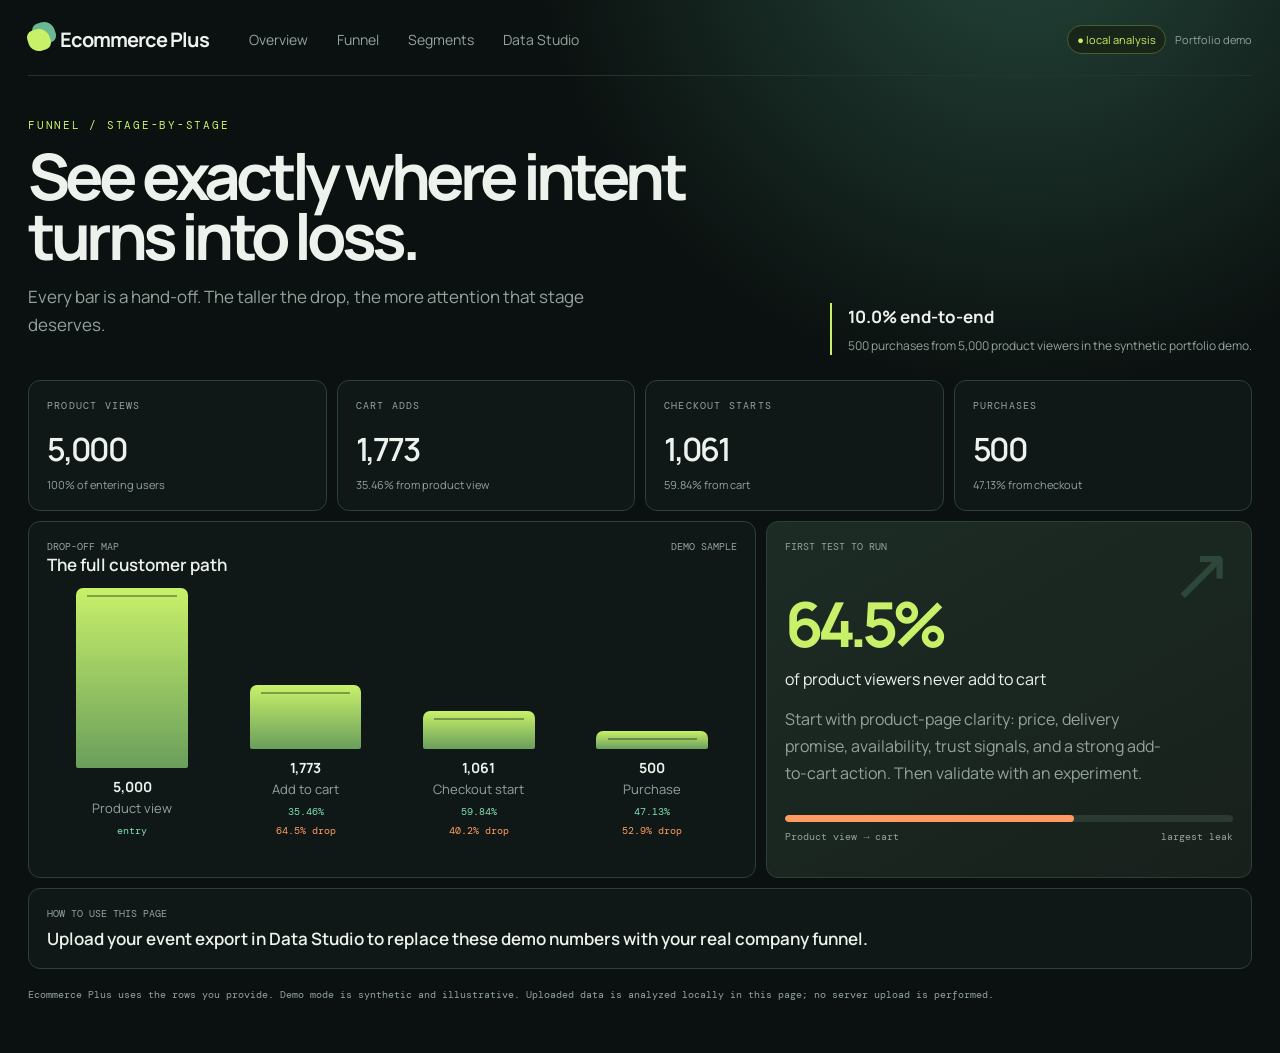
<file: dashboard/funnel.html>
<!doctype html><html lang="en"><head><meta charset="utf-8"><meta name="viewport" content="width=device-width,initial-scale=1"><title>Funnel — Ecommerce Plus</title><style>
@import url('https://fonts.googleapis.com/css2?family=DM+Mono:wght@400;500&family=Manrope:wght@400;500;600;700;800&display=swap');
:root{--ink:#eef2ed;--muted:#94a39c;--bg:#0b1110;--panel:#111a17;--panel2:#15221d;--line:#2b4037;--lime:#c8f169;--mint:#80e0b4;--orange:#ff9a62;--red:#ff7184;--purple:#9c8cff}
*{box-sizing:border-box} body{margin:0;background:radial-gradient(circle at 80% -10%,#25473a 0,transparent 32%),var(--bg);color:var(--ink);font-family:'Manrope',Arial,sans-serif} a{color:inherit;text-decoration:none}.shell{max-width:1440px;margin:auto;padding:22px 28px 50px}.top{display:flex;align-items:center;gap:28px;border-bottom:1px solid #22342d;padding-bottom:18px}.mark{display:flex;align-items:center;gap:10px;font-weight:700;letter-spacing:-.05em;font-size:20px}.mark i{display:block;width:22px;height:22px;border-radius:7px 11px 7px 11px;background:var(--lime);box-shadow:7px -5px 0 #6bb795;transform:rotate(-18deg)}.nav{display:flex;gap:5px}.nav a{padding:8px 12px;color:var(--muted);font-size:14px;border-radius:20px}.nav a:hover,.nav a.active{color:var(--ink);background:#21372e}.top-right{margin-left:auto;display:flex;align-items:center;gap:9px;color:var(--muted);font-size:11px}.live{color:var(--lime);border:1px solid #46622c;padding:6px 9px;border-radius:20px;background:#182519}.hero{display:flex;justify-content:space-between;gap:24px;padding:42px 0 25px}.eyebrow{font:11px 'DM Mono',monospace;color:var(--lime);text-transform:uppercase;letter-spacing:.16em}.hero h1{font-size:clamp(34px,5vw,68px);line-height:.94;letter-spacing:-.075em;max-width:700px;margin:14px 0}.hero p{max-width:570px;color:var(--muted);font-size:17px;line-height:1.6}.hero-side{min-width:250px;align-self:end;border-left:2px solid var(--lime);padding-left:16px;color:var(--muted);font-size:12px;line-height:1.6}.hero-side strong{display:block;color:var(--ink);font-size:17px;margin-bottom:5px}.sourcebar{display:flex;align-items:flex-start;justify-content:space-between;gap:20px;border:1px solid var(--line);background:linear-gradient(90deg,#14221c,#111a17);padding:20px 22px;border-radius:14px;margin-bottom:13px;box-shadow:0 14px 40px rgba(0,0,0,.18)}.sourcebar b{font-size:13px}.sourcebar small{color:var(--muted);display:block;margin-top:4px}.source-actions{display:flex;gap:9px;flex-wrap:wrap;justify-content:flex-end}.data-inputs{display:flex;gap:10px;align-items:flex-start;flex-wrap:wrap}.paste-box{min-width:270px}.paste-box textarea{display:block;width:100%;min-height:70px;margin-top:8px;background:#0c1511;color:var(--ink);border:1px solid var(--line);border-radius:8px;padding:9px;font:12px 'DM Mono',monospace;resize:vertical}.input-help{font-size:12px!important;color:var(--muted);max-width:580px}button,.button{font:inherit;border:1px solid var(--line);background:#1c2b25;color:var(--ink);padding:9px 12px;border-radius:8px;cursor:pointer}.button.primary,button.primary{background:var(--lime);color:#142019;border-color:var(--lime);font-weight:700}button:hover,.button:hover{filter:brightness(1.1)}input[type=file]{display:none}.notice{color:#ffd69a;font-size:11px;padding:9px 0;display:none}.kpis{display:grid;grid-template-columns:repeat(4,1fr);gap:10px}.kpi,.panel{background:rgba(17,26,23,.88);border:1px solid var(--line);border-radius:12px}.kpi{padding:18px}.kpi-label{color:var(--muted);font:10px 'DM Mono',monospace;text-transform:uppercase;letter-spacing:.12em}.kpi-value{font-size:32px;letter-spacing:-.07em;font-weight:600;margin:15px 0 6px}.kpi-note{font-size:11px;color:var(--muted)}.layout{display:grid;grid-template-columns:1.2fr .8fr;gap:10px;margin-top:10px}.panel{padding:18px}.panel-head{display:flex;justify-content:space-between;align-items:start;gap:12px;margin-bottom:18px}.panel-title{font-weight:600;font-size:17px}.panel-kicker{color:var(--muted);font:10px 'DM Mono',monospace;text-transform:uppercase}.funnel{display:flex;align-items:end;gap:9px;height:265px;padding:14px 3px 22px}.stage{flex:1;text-align:center}.bar-area{height:180px;display:flex;align-items:end;justify-content:center}.bar{width:68%;min-width:32px;background:linear-gradient(180deg,var(--lime),#6a9e5c);border-radius:7px 7px 2px 2px;position:relative;transition:height .35s}.bar:before{content:'';position:absolute;left:10%;right:10%;top:7px;border-top:2px solid rgba(11,17,16,.35)}.stage-count{font-size:14px;font-weight:700;margin-top:9px}.stage-name{color:var(--muted);font-size:13px;margin-top:3px}.stage-rate{font:10px 'DM Mono',monospace;color:var(--mint);margin-top:7px}.drop{font:10px 'DM Mono',monospace;color:var(--orange);margin-top:6px}.opportunity{background:linear-gradient(150deg,#1c2c24,#18201c);position:relative;overflow:hidden}.opportunity:after{content:'↗';position:absolute;right:18px;top:12px;font-size:75px;color:#2d483b;line-height:1}.opportunity .big{font-size:62px;letter-spacing:-.1em;color:var(--lime);font-weight:700;margin:28px 0 2px}.opportunity p{color:var(--muted);font-size:16px;line-height:1.7;max-width:380px}.gapbar{height:7px;background:#2a3a32;border-radius:8px;overflow:hidden;margin-top:28px}.gapbar i{display:block;width:78%;height:100%;background:var(--orange);border-radius:8px}.opp-meta{display:flex;justify-content:space-between;color:var(--muted);font:10px 'DM Mono',monospace;margin-top:8px}.bottom{display:grid;grid-template-columns:1.25fr .75fr;gap:10px;margin-top:10px}.tabs{display:flex;gap:5px;flex-wrap:wrap}.tabs button.active{background:var(--lime);color:#142019;border-color:var(--lime)}.select{background:#17251f;color:var(--ink);border:1px solid var(--line);border-radius:7px;padding:7px;font:11px 'Space Grotesk',sans-serif}.table-wrap{overflow:auto}table{width:100%;border-collapse:collapse;min-width:560px}th{text-align:left;color:var(--muted);font:10px 'DM Mono',monospace;text-transform:uppercase;padding:9px 7px;border-bottom:1px solid var(--line)}td{padding:12px 7px;border-bottom:1px solid #22342d;font-size:14px}.rate{color:var(--mint);font-weight:700}.status{font:10px 'DM Mono',monospace;padding:4px 6px;border-radius:5px;color:var(--mint);background:#17372c}.status.low{color:var(--orange);background:#3b2b22}.priority{display:flex;justify-content:space-between;gap:15px;padding:13px 0;border-bottom:1px solid var(--line)}.priority:last-child{border:0}.p-name{font-weight:600}.p-sub{color:var(--muted);font-size:13px;margin-top:4px}.p-num{color:var(--orange);font:700 21px 'DM Mono',monospace}.upload{border:1px dashed #587264;padding:18px;border-radius:10px;margin-top:10px;color:var(--muted);font-size:14px;line-height:1.7}.upload strong{color:var(--ink);display:block;font-size:13px;margin-bottom:4px}.footer{color:var(--muted);font:10px 'DM Mono',monospace;padding-top:18px;line-height:1.6}.hidden{display:none!important}@media(max-width:900px){.hero{display:block}.hero-side{margin-top:20px}.layout,.bottom{grid-template-columns:1fr}.kpis{grid-template-columns:repeat(2,1fr)}.nav{display:none}}@media(max-width:560px){.shell{padding:16px}.kpis{grid-template-columns:1fr 1fr}.kpi-value{font-size:25px}.sourcebar{display:block}.source-actions{margin-top:12px}}
</style></head><body><main class="shell"><header class="top"><a class="mark" href="index.html"><i></i>Ecommerce Plus</a><nav class="nav"><a href="index.html">Overview</a><a href="funnel.html">Funnel</a><a href="segments.html">Segments</a><a href="data-studio.html">Data Studio</a></nav><div class="top-right"><span class="live">● local analysis</span><span>Portfolio demo</span></div></header><section class="hero"><div><div class="eyebrow">Funnel / stage-by-stage</div><h1>See exactly where intent turns into loss.</h1><p>Every bar is a hand-off. The taller the drop, the more attention that stage deserves.</p></div><aside class="hero-side"><strong>10.0% end-to-end</strong><span>500 purchases from 5,000 product viewers in the synthetic portfolio demo.</span></aside></section><section class="kpis"><div class="kpi"><div class="kpi-label">Product views</div><div class="kpi-value">5,000</div><div class="kpi-note">100% of entering users</div></div><div class="kpi"><div class="kpi-label">Cart adds</div><div class="kpi-value">1,773</div><div class="kpi-note">35.46% from product view</div></div><div class="kpi"><div class="kpi-label">Checkout starts</div><div class="kpi-value">1,061</div><div class="kpi-note">59.84% from cart</div></div><div class="kpi"><div class="kpi-label">Purchases</div><div class="kpi-value">500</div><div class="kpi-note">47.13% from checkout</div></div></section><section class="layout"><div class="panel"><div class="panel-head"><div><div class="panel-kicker">Drop-off map</div><div class="panel-title">The full customer path</div></div><div class="panel-kicker">demo sample</div></div><div class="funnel"><div class="stage"><div class="bar-area"><div class="bar" style="height:180px"></div></div><div class="stage-count">5,000</div><div class="stage-name">Product view</div><div class="stage-rate">entry</div></div><div class="stage"><div class="bar-area"><div class="bar" style="height:64px"></div></div><div class="stage-count">1,773</div><div class="stage-name">Add to cart</div><div class="stage-rate">35.46%</div><div class="drop">64.5% drop</div></div><div class="stage"><div class="bar-area"><div class="bar" style="height:38px"></div></div><div class="stage-count">1,061</div><div class="stage-name">Checkout start</div><div class="stage-rate">59.84%</div><div class="drop">40.2% drop</div></div><div class="stage"><div class="bar-area"><div class="bar" style="height:18px"></div></div><div class="stage-count">500</div><div class="stage-name">Purchase</div><div class="stage-rate">47.13%</div><div class="drop">52.9% drop</div></div></div></div><div class="panel opportunity"><div class="panel-kicker">First test to run</div><div class="big">64.5%</div><div>of product viewers never add to cart</div><p>Start with product-page clarity: price, delivery promise, availability, trust signals, and a strong add-to-cart action. Then validate with an experiment.</p><div class="gapbar"><i style="width:64.5%"></i></div><div class="opp-meta"><span>Product view → cart</span><span>largest leak</span></div></div></section><section class="panel" style="margin-top:10px"><div class="panel-kicker">How to use this page</div><div class="panel-title" style="margin-top:7px">Upload your event export in Data Studio to replace these demo numbers with your real company funnel.</div></section><div class="footer">Ecommerce Plus uses the rows you provide. Demo mode is synthetic and illustrative. Uploaded data is analyzed locally in this page; no server upload is performed.</div></main></body></html>
</file>
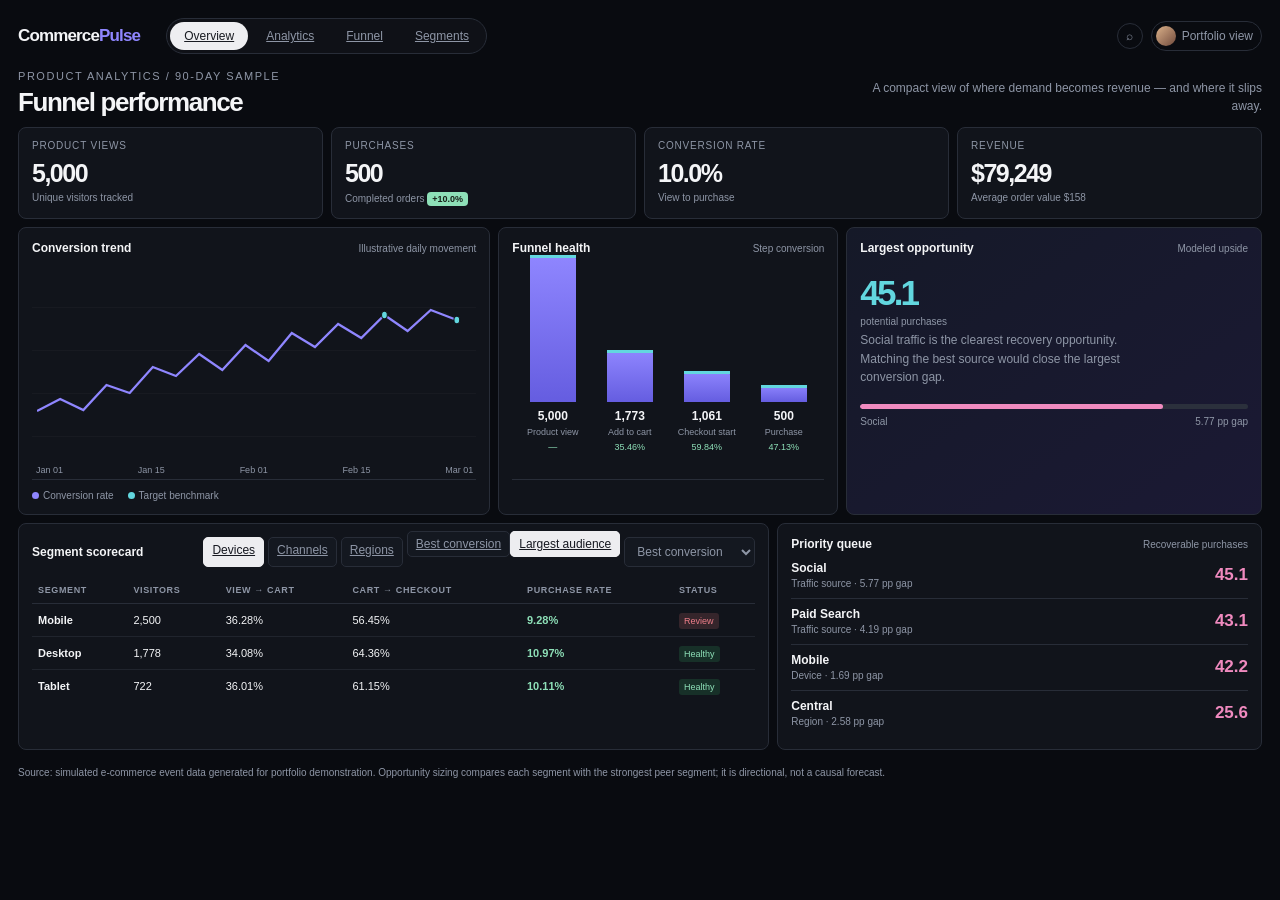
<file: dashboard/largest-audience.html>
<!doctype html>
<html lang="en">
<head>
<meta charset="utf-8"><meta name="viewport" content="width=device-width, initial-scale=1">
<title>Commerce Pulse | Funnel Performance</title>
<style>
:root{--bg:#090b10;--panel:#11141b;--panel2:#171a22;--line:#282d38;--text:#f4f5f7;--muted:#8e96a6;--blue:#8f86ff;--cyan:#62d7df;--yellow:#f3ce72;--pink:#f08abf;--green:#8ee0b8;--red:#ed7e89}
*{box-sizing:border-box} body{margin:0;background:var(--bg);color:var(--text);font-family:Arial,Helvetica,sans-serif;font-size:12px} .app{max-width:1420px;margin:auto;padding:18px 18px 28px} .topbar{height:36px;display:flex;align-items:center;gap:26px;margin-bottom:16px} .brand{font-size:17px;font-weight:700;letter-spacing:-.05em} .nav{display:flex;gap:4px;background:#0f1117;border:1px solid var(--line);border-radius:20px;padding:3px} .nav span,.nav a{padding:7px 14px;border-radius:16px;color:var(--muted)} .nav span.active,.nav a.active{background:#eeeef1;color:#191b22} .tools{margin-left:auto;display:flex;align-items:center;gap:8px;color:var(--muted)} .circle{height:26px;width:26px;border:1px solid var(--line);border-radius:50%;display:grid;place-items:center} .profile{display:flex;align-items:center;gap:6px;border:1px solid var(--line);padding:4px 8px 4px 4px;border-radius:18px} .avatar{height:20px;width:20px;border-radius:50%;background:linear-gradient(135deg,#dbb18a,#714b3d)}
.heading{display:flex;justify-content:space-between;align-items:end;margin:15px 0 12px} .eyebrow{color:var(--muted);font-size:11px;text-transform:uppercase;letter-spacing:.14em} h1{font-size:26px;line-height:1;margin:7px 0 0;letter-spacing:-.055em} .heading-note{color:var(--muted);max-width:390px;text-align:right;line-height:1.45} .grid{display:grid;grid-template-columns:1.25fr .9fr 1.1fr;gap:8px} .panel{background:var(--panel);border:1px solid var(--line);border-radius:8px;padding:13px;min-width:0} .panel-head{display:flex;justify-content:space-between;align-items:center;margin-bottom:10px} .panel-title{font-weight:700;font-size:12px} .panel-note{font-size:10px;color:var(--muted)} .filters{display:flex;gap:4px;flex-wrap:wrap} .filters button,.filters a,button,select{font:inherit;border:1px solid var(--line);background:#141820;color:var(--muted);border-radius:5px;padding:5px 8px;cursor:pointer} .filters a.active,button.active{background:#ededf0;color:#161820;border-color:#ededf0} select{padding:6px 8px}
.kpis{display:grid;grid-template-columns:repeat(4,1fr);gap:8px;margin-bottom:8px} .kpi{background:var(--panel);border:1px solid var(--line);border-radius:8px;padding:12px 13px} .kpi-label{color:var(--muted);font-size:10px;text-transform:uppercase;letter-spacing:.08em} .kpi-value{font-size:25px;font-weight:700;letter-spacing:-.06em;margin:8px 0 4px} .kpi-foot{font-size:10px;color:var(--muted)} .chip{display:inline-block;color:#182119;background:var(--green);font-weight:700;border-radius:4px;padding:2px 5px;font-size:9px}
.chart{height:215px;position:relative;padding:18px 5px 23px;border-bottom:1px solid var(--line);background:repeating-linear-gradient(to bottom,transparent 0,transparent 42px,rgba(255,255,255,.055) 43px)} .linechart{width:100%;height:170px} .linechart polyline{fill:none;stroke:var(--blue);stroke-width:2.3;vector-effect:non-scaling-stroke} .linechart circle{fill:var(--cyan);stroke:#10131a;stroke-width:1.5} .axis{position:absolute;left:4px;right:3px;bottom:4px;display:flex;justify-content:space-between;color:var(--muted);font-size:9px} .legend{display:flex;gap:14px;margin-top:10px;color:var(--muted);font-size:10px} .legend b{display:inline-block;width:7px;height:7px;border-radius:50%;background:var(--blue);margin-right:4px} .legend .teal{background:var(--cyan)}
.funnel{display:flex;align-items:end;gap:8px;height:215px;padding:20px 6px 27px;border-bottom:1px solid var(--line)} .f-stage{flex:1;text-align:center;min-width:0} .f-bar-wrap{height:147px;display:flex;align-items:end;justify-content:center} .f-bar{width:66%;min-width:22px;border-radius:4px 4px 0 0;background:linear-gradient(180deg,var(--blue),#655de0);position:relative} .f-bar::after{content:"";position:absolute;top:0;left:0;right:0;height:3px;background:var(--cyan)} .f-count{font-size:12px;font-weight:700;margin-top:7px} .f-label{color:var(--muted);font-size:9px;margin-top:4px;white-space:nowrap} .f-rate{font-size:9px;color:var(--green);margin-top:5px} .opportunity{background:linear-gradient(145deg,#151928,#1b1934)} .opportunity .big{font-size:35px;font-weight:700;letter-spacing:-.08em;margin:18px 0 3px;color:var(--cyan)} .opportunity p{color:var(--muted);line-height:1.55;max-width:280px;margin:4px 0 17px} .progress{height:5px;background:#2b303c;border-radius:5px;overflow:hidden} .progress i{display:block;height:100%;width:78%;background:var(--pink);border-radius:5px} .mini-row{display:flex;justify-content:space-between;color:var(--muted);font-size:10px;margin-top:7px}
.bottom{display:grid;grid-template-columns:1.55fr 1fr;gap:8px;margin-top:8px} .table-wrap{overflow:auto} table{width:100%;border-collapse:collapse;font-size:11px} th{color:var(--muted);font-size:9px;text-align:left;text-transform:uppercase;letter-spacing:.07em;font-weight:600;padding:8px 6px;border-bottom:1px solid var(--line)} td{padding:10px 6px;border-bottom:1px solid #20242d} tr:last-child td{border-bottom:0} .rate{font-weight:700;color:var(--green)} .status{font-size:9px;border-radius:3px;padding:3px 5px;background:#173028;color:var(--green)} .status.low{background:#35252b;color:var(--red)} .priority-list{display:flex;flex-direction:column;gap:8px} .priority{display:grid;grid-template-columns:1fr auto;gap:12px;align-items:center;border-bottom:1px solid var(--line);padding-bottom:9px} .priority:last-child{border-bottom:0} .p-name{font-weight:700} .p-sub{color:var(--muted);font-size:10px;margin-top:3px} .p-num{font-size:17px;color:var(--pink);font-weight:700} .foot{color:var(--muted);font-size:10px;line-height:1.45;margin-top:16px}
@media(max-width:1050px){.grid{grid-template-columns:1fr 1fr}.grid .opportunity{grid-column:span 2}} @media(max-width:700px){.app{padding:12px}.topbar{gap:10px}.nav span,.nav a{padding:7px 8px}.nav span:nth-child(n+3){display:none}.heading{display:block}.heading-note{text-align:left;margin-top:10px}.kpis{grid-template-columns:1fr 1fr}.grid,.bottom{grid-template-columns:1fr}.grid .opportunity{grid-column:auto}.chart{height:190px}}
</style></head>
<body><main class="app">
<header class="topbar"><div class="brand">Commerce<span style="color:var(--blue)">Pulse</span></div><nav class="nav"><a class="active" href="#overview">Overview</a><a href="#analytics">Analytics</a><a href="#funnel">Funnel</a><a href="#segments">Segments</a></nav><div class="tools"><div class="circle">⌕</div><div class="profile"><div class="avatar"></div><span>Portfolio view</span></div></div></header>
<section id="overview" class="heading"><div><div class="eyebrow">Product analytics / 90-day sample</div><h1>Funnel performance</h1></div><div class="heading-note">A compact view of where demand becomes revenue — and where it slips away.</div></section>
<section class="kpis"><div class="kpi"><div class="kpi-label">Product views</div><div class="kpi-value" id="kpi-visitors">5,000</div><div class="kpi-foot">Unique visitors tracked</div></div><div class="kpi"><div class="kpi-label">Purchases</div><div class="kpi-value" id="kpi-purchases">500</div><div class="kpi-foot">Completed orders <span class="chip">+10.0%</span></div></div><div class="kpi"><div class="kpi-label">Conversion rate</div><div class="kpi-value" id="kpi-rate">10.0%</div><div class="kpi-foot">View to purchase</div></div><div class="kpi"><div class="kpi-label">Revenue</div><div class="kpi-value" id="kpi-revenue">$79,249</div><div class="kpi-foot">Average order value <span id="kpi-aov">$158</span></div></div></section>
<section id="analytics" class="grid"><div class="panel"><div class="panel-head"><div class="panel-title">Conversion trend</div><div class="panel-note">Illustrative daily movement</div></div><div class="chart"><svg class="linechart" viewBox="0 0 600 170" preserveAspectRatio="none"><polyline points="0,128 32,116 64,127 96,102 128,110 160,84 192,93 224,71 256,87 288,62 320,78 352,50 384,64 416,41 448,55 480,32 512,48 544,27 580,37"/><circle cx="480" cy="32" r="4"/><circle cx="580" cy="37" r="4"/></svg><div class="axis"><span>Jan 01</span><span>Jan 15</span><span>Feb 01</span><span>Feb 15</span><span>Mar 01</span></div></div><div class="legend"><span><b></b>Conversion rate</span><span><b class="teal"></b>Target benchmark</span></div></div>
<div id="funnel" class="panel"><div class="panel-head"><div class="panel-title">Funnel health</div><div class="panel-note">Step conversion</div></div><div id="funnel-chart" class="funnel">
<div class="f-stage"><div class="f-bar-wrap"><div class="f-bar" style="height:147px"></div></div><div class="f-count">5,000</div><div class="f-label">Product view</div><div class="f-rate">—</div></div>
<div class="f-stage"><div class="f-bar-wrap"><div class="f-bar" style="height:52px"></div></div><div class="f-count">1,773</div><div class="f-label">Add to cart</div><div class="f-rate">35.46%</div></div>
<div class="f-stage"><div class="f-bar-wrap"><div class="f-bar" style="height:31px"></div></div><div class="f-count">1,061</div><div class="f-label">Checkout start</div><div class="f-rate">59.84%</div></div>
<div class="f-stage"><div class="f-bar-wrap"><div class="f-bar" style="height:17px"></div></div><div class="f-count">500</div><div class="f-label">Purchase</div><div class="f-rate">47.13%</div></div>
</div></div>
<div class="panel opportunity"><div class="panel-head"><div class="panel-title">Largest opportunity</div><div class="panel-note">Modeled upside</div></div><div class="big" id="top-action">45.1</div><div style="color:var(--muted);font-size:10px">potential purchases</div><p>Social traffic is the clearest recovery opportunity. Matching the best source would close the largest conversion gap.</p><div class="progress"><i></i></div><div class="mini-row"><span id="top-name">Social</span><span id="top-gap">5.77 pp gap</span></div></div></section>
<section id="segments" class="bottom"><div class="panel"><div class="panel-head"><div class="panel-title">Segment scorecard</div><div class="filters"><a class="active" data-type="device_type" href="index.html">Devices</a><a data-type="traffic_source" href="channels.html">Channels</a><a data-type="region" href="regions.html">Regions</a><span class="sort-links"><a href="index.html">Best conversion</a><a class="active" href="largest-audience.html">Largest audience</a></span><select id="sort" aria-label="Sort segments"><option>Best conversion</option><option>Largest audience</option></select></div></div><div class="table-wrap"><table><thead><tr><th>Segment</th><th>Visitors</th><th>View → cart</th><th>Cart → checkout</th><th>Purchase rate</th><th>Status</th></tr></thead><tbody id="table">
<tr><td><b>Mobile</b></td><td>2,500</td><td>36.28%</td><td>56.45%</td><td class="rate">9.28%</td><td><span class="status low">Review</span></td></tr><tr><td><b>Desktop</b></td><td>1,778</td><td>34.08%</td><td>64.36%</td><td class="rate">10.97%</td><td><span class="status">Healthy</span></td></tr><tr><td><b>Tablet</b></td><td>722</td><td>36.01%</td><td>61.15%</td><td class="rate">10.11%</td><td><span class="status">Healthy</span></td></tr>
</tbody></table></div></div><div class="panel"><div class="panel-head"><div class="panel-title">Priority queue</div><div class="panel-note">Recoverable purchases</div></div><div id="priority-list" class="priority-list">
<div class="priority"><div><div class="p-name">Social</div><div class="p-sub">Traffic source · 5.77 pp gap</div></div><div class="p-num">45.1</div></div>
<div class="priority"><div><div class="p-name">Paid Search</div><div class="p-sub">Traffic source · 4.19 pp gap</div></div><div class="p-num">43.1</div></div>
<div class="priority"><div><div class="p-name">Mobile</div><div class="p-sub">Device · 1.69 pp gap</div></div><div class="p-num">42.2</div></div>
<div class="priority"><div><div class="p-name">Central</div><div class="p-sub">Region · 2.58 pp gap</div></div><div class="p-num">25.6</div></div>
</div></div></section>
<div class="foot">Source: simulated e-commerce event data generated for portfolio demonstration. Opportunity sizing compares each segment with the strongest peer segment; it is directional, not a causal forecast.</div>
</main><script src="dashboard.js" defer></script></body></html>
</file>
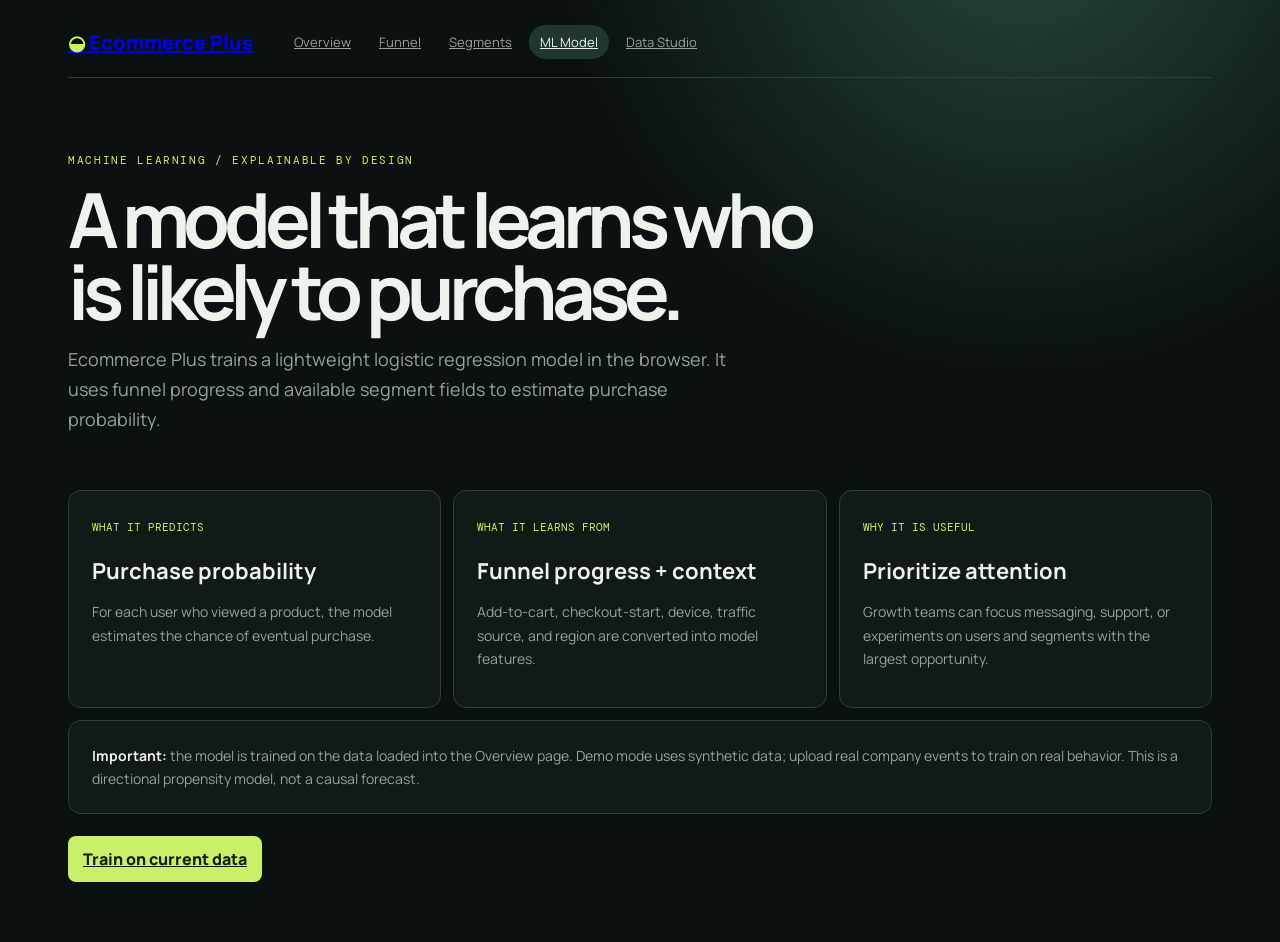
<file: dashboard/model.html>
<!doctype html><html lang="en"><head><meta charset="utf-8"><meta name="viewport" content="width=device-width,initial-scale=1"><title>ML Model — Ecommerce Plus</title><link rel="stylesheet" href="model.css"></head><body><main><header><a class="brand" href="index.html">◒ Ecommerce Plus</a><nav><a href="index.html">Overview</a><a href="funnel.html">Funnel</a><a href="segments.html">Segments</a><a class="active" href="model.html">ML Model</a><a href="data-studio.html">Data Studio</a></nav></header><section class="hero"><div class="eyebrow">Machine learning / explainable by design</div><h1>A model that learns who is likely to purchase.</h1><p>Ecommerce Plus trains a lightweight logistic regression model in the browser. It uses funnel progress and available segment fields to estimate purchase probability.</p></section><section class="cards"><article><b>What it predicts</b><strong>Purchase probability</strong><p>For each user who viewed a product, the model estimates the chance of eventual purchase.</p></article><article><b>What it learns from</b><strong>Funnel progress + context</strong><p>Add-to-cart, checkout-start, device, traffic source, and region are converted into model features.</p></article><article><b>Why it is useful</b><strong>Prioritize attention</strong><p>Growth teams can focus messaging, support, or experiments on users and segments with the largest opportunity.</p></article></section><section class="note"><b>Important:</b> the model is trained on the data loaded into the Overview page. Demo mode uses synthetic data; upload real company events to train on real behavior. This is a directional propensity model, not a causal forecast.</section><a class="button" href="index.html#ml-model">Train on current data</a></main></body></html>
</file>
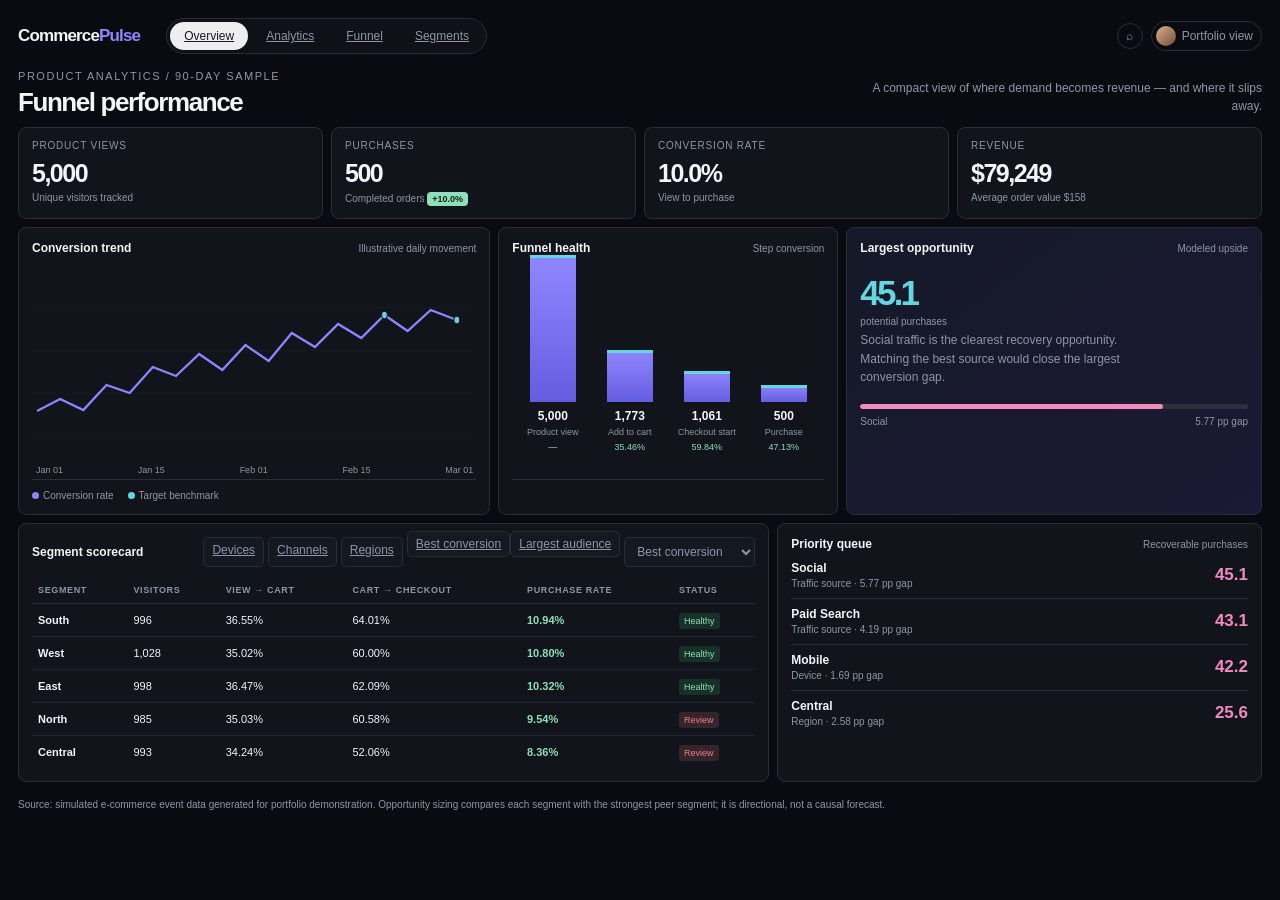
<file: dashboard/regions.html>
<!doctype html>
<html lang="en">
<head>
<meta charset="utf-8"><meta name="viewport" content="width=device-width, initial-scale=1">
<title>Commerce Pulse | Funnel Performance</title>
<style>
:root{--bg:#090b10;--panel:#11141b;--panel2:#171a22;--line:#282d38;--text:#f4f5f7;--muted:#8e96a6;--blue:#8f86ff;--cyan:#62d7df;--yellow:#f3ce72;--pink:#f08abf;--green:#8ee0b8;--red:#ed7e89}
*{box-sizing:border-box} body{margin:0;background:var(--bg);color:var(--text);font-family:Arial,Helvetica,sans-serif;font-size:12px} .app{max-width:1420px;margin:auto;padding:18px 18px 28px} .topbar{height:36px;display:flex;align-items:center;gap:26px;margin-bottom:16px} .brand{font-size:17px;font-weight:700;letter-spacing:-.05em} .nav{display:flex;gap:4px;background:#0f1117;border:1px solid var(--line);border-radius:20px;padding:3px} .nav span,.nav a{padding:7px 14px;border-radius:16px;color:var(--muted)} .nav span.active,.nav a.active{background:#eeeef1;color:#191b22} .tools{margin-left:auto;display:flex;align-items:center;gap:8px;color:var(--muted)} .circle{height:26px;width:26px;border:1px solid var(--line);border-radius:50%;display:grid;place-items:center} .profile{display:flex;align-items:center;gap:6px;border:1px solid var(--line);padding:4px 8px 4px 4px;border-radius:18px} .avatar{height:20px;width:20px;border-radius:50%;background:linear-gradient(135deg,#dbb18a,#714b3d)}
.heading{display:flex;justify-content:space-between;align-items:end;margin:15px 0 12px} .eyebrow{color:var(--muted);font-size:11px;text-transform:uppercase;letter-spacing:.14em} h1{font-size:26px;line-height:1;margin:7px 0 0;letter-spacing:-.055em} .heading-note{color:var(--muted);max-width:390px;text-align:right;line-height:1.45} .grid{display:grid;grid-template-columns:1.25fr .9fr 1.1fr;gap:8px} .panel{background:var(--panel);border:1px solid var(--line);border-radius:8px;padding:13px;min-width:0} .panel-head{display:flex;justify-content:space-between;align-items:center;margin-bottom:10px} .panel-title{font-weight:700;font-size:12px} .panel-note{font-size:10px;color:var(--muted)} .filters{display:flex;gap:4px;flex-wrap:wrap} .filters button,.filters a,button,select{font:inherit;border:1px solid var(--line);background:#141820;color:var(--muted);border-radius:5px;padding:5px 8px;cursor:pointer} .filters a.active,button.active{background:#ededf0;color:#161820;border-color:#ededf0} select{padding:6px 8px}
.kpis{display:grid;grid-template-columns:repeat(4,1fr);gap:8px;margin-bottom:8px} .kpi{background:var(--panel);border:1px solid var(--line);border-radius:8px;padding:12px 13px} .kpi-label{color:var(--muted);font-size:10px;text-transform:uppercase;letter-spacing:.08em} .kpi-value{font-size:25px;font-weight:700;letter-spacing:-.06em;margin:8px 0 4px} .kpi-foot{font-size:10px;color:var(--muted)} .chip{display:inline-block;color:#182119;background:var(--green);font-weight:700;border-radius:4px;padding:2px 5px;font-size:9px}
.chart{height:215px;position:relative;padding:18px 5px 23px;border-bottom:1px solid var(--line);background:repeating-linear-gradient(to bottom,transparent 0,transparent 42px,rgba(255,255,255,.055) 43px)} .linechart{width:100%;height:170px} .linechart polyline{fill:none;stroke:var(--blue);stroke-width:2.3;vector-effect:non-scaling-stroke} .linechart circle{fill:var(--cyan);stroke:#10131a;stroke-width:1.5} .axis{position:absolute;left:4px;right:3px;bottom:4px;display:flex;justify-content:space-between;color:var(--muted);font-size:9px} .legend{display:flex;gap:14px;margin-top:10px;color:var(--muted);font-size:10px} .legend b{display:inline-block;width:7px;height:7px;border-radius:50%;background:var(--blue);margin-right:4px} .legend .teal{background:var(--cyan)}
.funnel{display:flex;align-items:end;gap:8px;height:215px;padding:20px 6px 27px;border-bottom:1px solid var(--line)} .f-stage{flex:1;text-align:center;min-width:0} .f-bar-wrap{height:147px;display:flex;align-items:end;justify-content:center} .f-bar{width:66%;min-width:22px;border-radius:4px 4px 0 0;background:linear-gradient(180deg,var(--blue),#655de0);position:relative} .f-bar::after{content:"";position:absolute;top:0;left:0;right:0;height:3px;background:var(--cyan)} .f-count{font-size:12px;font-weight:700;margin-top:7px} .f-label{color:var(--muted);font-size:9px;margin-top:4px;white-space:nowrap} .f-rate{font-size:9px;color:var(--green);margin-top:5px} .opportunity{background:linear-gradient(145deg,#151928,#1b1934)} .opportunity .big{font-size:35px;font-weight:700;letter-spacing:-.08em;margin:18px 0 3px;color:var(--cyan)} .opportunity p{color:var(--muted);line-height:1.55;max-width:280px;margin:4px 0 17px} .progress{height:5px;background:#2b303c;border-radius:5px;overflow:hidden} .progress i{display:block;height:100%;width:78%;background:var(--pink);border-radius:5px} .mini-row{display:flex;justify-content:space-between;color:var(--muted);font-size:10px;margin-top:7px}
.bottom{display:grid;grid-template-columns:1.55fr 1fr;gap:8px;margin-top:8px} .table-wrap{overflow:auto} table{width:100%;border-collapse:collapse;font-size:11px} th{color:var(--muted);font-size:9px;text-align:left;text-transform:uppercase;letter-spacing:.07em;font-weight:600;padding:8px 6px;border-bottom:1px solid var(--line)} td{padding:10px 6px;border-bottom:1px solid #20242d} tr:last-child td{border-bottom:0} .rate{font-weight:700;color:var(--green)} .status{font-size:9px;border-radius:3px;padding:3px 5px;background:#173028;color:var(--green)} .status.low{background:#35252b;color:var(--red)} .priority-list{display:flex;flex-direction:column;gap:8px} .priority{display:grid;grid-template-columns:1fr auto;gap:12px;align-items:center;border-bottom:1px solid var(--line);padding-bottom:9px} .priority:last-child{border-bottom:0} .p-name{font-weight:700} .p-sub{color:var(--muted);font-size:10px;margin-top:3px} .p-num{font-size:17px;color:var(--pink);font-weight:700} .foot{color:var(--muted);font-size:10px;line-height:1.45;margin-top:16px}
@media(max-width:1050px){.grid{grid-template-columns:1fr 1fr}.grid .opportunity{grid-column:span 2}} @media(max-width:700px){.app{padding:12px}.topbar{gap:10px}.nav span,.nav a{padding:7px 8px}.nav span:nth-child(n+3){display:none}.heading{display:block}.heading-note{text-align:left;margin-top:10px}.kpis{grid-template-columns:1fr 1fr}.grid,.bottom{grid-template-columns:1fr}.grid .opportunity{grid-column:auto}.chart{height:190px}}
</style></head>
<body><main class="app">
<header class="topbar"><div class="brand">Commerce<span style="color:var(--blue)">Pulse</span></div><nav class="nav"><a class="active" href="#overview">Overview</a><a href="#analytics">Analytics</a><a href="#funnel">Funnel</a><a href="#segments">Segments</a></nav><div class="tools"><div class="circle">⌕</div><div class="profile"><div class="avatar"></div><span>Portfolio view</span></div></div></header>
<section id="overview" class="heading"><div><div class="eyebrow">Product analytics / 90-day sample</div><h1>Funnel performance</h1></div><div class="heading-note">A compact view of where demand becomes revenue — and where it slips away.</div></section>
<section class="kpis"><div class="kpi"><div class="kpi-label">Product views</div><div class="kpi-value" id="kpi-visitors">5,000</div><div class="kpi-foot">Unique visitors tracked</div></div><div class="kpi"><div class="kpi-label">Purchases</div><div class="kpi-value" id="kpi-purchases">500</div><div class="kpi-foot">Completed orders <span class="chip">+10.0%</span></div></div><div class="kpi"><div class="kpi-label">Conversion rate</div><div class="kpi-value" id="kpi-rate">10.0%</div><div class="kpi-foot">View to purchase</div></div><div class="kpi"><div class="kpi-label">Revenue</div><div class="kpi-value" id="kpi-revenue">$79,249</div><div class="kpi-foot">Average order value <span id="kpi-aov">$158</span></div></div></section>
<section id="analytics" class="grid"><div class="panel"><div class="panel-head"><div class="panel-title">Conversion trend</div><div class="panel-note">Illustrative daily movement</div></div><div class="chart"><svg class="linechart" viewBox="0 0 600 170" preserveAspectRatio="none"><polyline points="0,128 32,116 64,127 96,102 128,110 160,84 192,93 224,71 256,87 288,62 320,78 352,50 384,64 416,41 448,55 480,32 512,48 544,27 580,37"/><circle cx="480" cy="32" r="4"/><circle cx="580" cy="37" r="4"/></svg><div class="axis"><span>Jan 01</span><span>Jan 15</span><span>Feb 01</span><span>Feb 15</span><span>Mar 01</span></div></div><div class="legend"><span><b></b>Conversion rate</span><span><b class="teal"></b>Target benchmark</span></div></div>
<div id="funnel" class="panel"><div class="panel-head"><div class="panel-title">Funnel health</div><div class="panel-note">Step conversion</div></div><div id="funnel-chart" class="funnel">
<div class="f-stage"><div class="f-bar-wrap"><div class="f-bar" style="height:147px"></div></div><div class="f-count">5,000</div><div class="f-label">Product view</div><div class="f-rate">—</div></div>
<div class="f-stage"><div class="f-bar-wrap"><div class="f-bar" style="height:52px"></div></div><div class="f-count">1,773</div><div class="f-label">Add to cart</div><div class="f-rate">35.46%</div></div>
<div class="f-stage"><div class="f-bar-wrap"><div class="f-bar" style="height:31px"></div></div><div class="f-count">1,061</div><div class="f-label">Checkout start</div><div class="f-rate">59.84%</div></div>
<div class="f-stage"><div class="f-bar-wrap"><div class="f-bar" style="height:17px"></div></div><div class="f-count">500</div><div class="f-label">Purchase</div><div class="f-rate">47.13%</div></div>
</div></div>
<div class="panel opportunity"><div class="panel-head"><div class="panel-title">Largest opportunity</div><div class="panel-note">Modeled upside</div></div><div class="big" id="top-action">45.1</div><div style="color:var(--muted);font-size:10px">potential purchases</div><p>Social traffic is the clearest recovery opportunity. Matching the best source would close the largest conversion gap.</p><div class="progress"><i></i></div><div class="mini-row"><span id="top-name">Social</span><span id="top-gap">5.77 pp gap</span></div></div></section>
<section id="segments" class="bottom"><div class="panel"><div class="panel-head"><div class="panel-title">Segment scorecard</div><div class="filters"><a data-type="device_type" href="index.html">Devices</a><a data-type="traffic_source" href="channels.html">Channels</a><a data-type="region" href="regions.html">Regions</a><span class="sort-links"><a href="index.html">Best conversion</a><a href="largest-audience.html">Largest audience</a></span><select id="sort" aria-label="Sort segments"><option>Best conversion</option><option>Largest audience</option></select></div></div><div class="table-wrap"><table><thead><tr><th>Segment</th><th>Visitors</th><th>View → cart</th><th>Cart → checkout</th><th>Purchase rate</th><th>Status</th></tr></thead><tbody id="table">
<tr><td><b>South</b></td><td>996</td><td>36.55%</td><td>64.01%</td><td class="rate">10.94%</td><td><span class="status">Healthy</span></td></tr><tr><td><b>West</b></td><td>1,028</td><td>35.02%</td><td>60.00%</td><td class="rate">10.80%</td><td><span class="status">Healthy</span></td></tr><tr><td><b>East</b></td><td>998</td><td>36.47%</td><td>62.09%</td><td class="rate">10.32%</td><td><span class="status">Healthy</span></td></tr><tr><td><b>North</b></td><td>985</td><td>35.03%</td><td>60.58%</td><td class="rate">9.54%</td><td><span class="status low">Review</span></td></tr><tr><td><b>Central</b></td><td>993</td><td>34.24%</td><td>52.06%</td><td class="rate">8.36%</td><td><span class="status low">Review</span></td></tr>
</tbody></table></div></div><div class="panel"><div class="panel-head"><div class="panel-title">Priority queue</div><div class="panel-note">Recoverable purchases</div></div><div id="priority-list" class="priority-list">
<div class="priority"><div><div class="p-name">Social</div><div class="p-sub">Traffic source · 5.77 pp gap</div></div><div class="p-num">45.1</div></div>
<div class="priority"><div><div class="p-name">Paid Search</div><div class="p-sub">Traffic source · 4.19 pp gap</div></div><div class="p-num">43.1</div></div>
<div class="priority"><div><div class="p-name">Mobile</div><div class="p-sub">Device · 1.69 pp gap</div></div><div class="p-num">42.2</div></div>
<div class="priority"><div><div class="p-name">Central</div><div class="p-sub">Region · 2.58 pp gap</div></div><div class="p-num">25.6</div></div>
</div></div></section>
<div class="foot">Source: simulated e-commerce event data generated for portfolio demonstration. Opportunity sizing compares each segment with the strongest peer segment; it is directional, not a causal forecast.</div>
</main><script src="dashboard.js" defer></script></body></html>
</file>
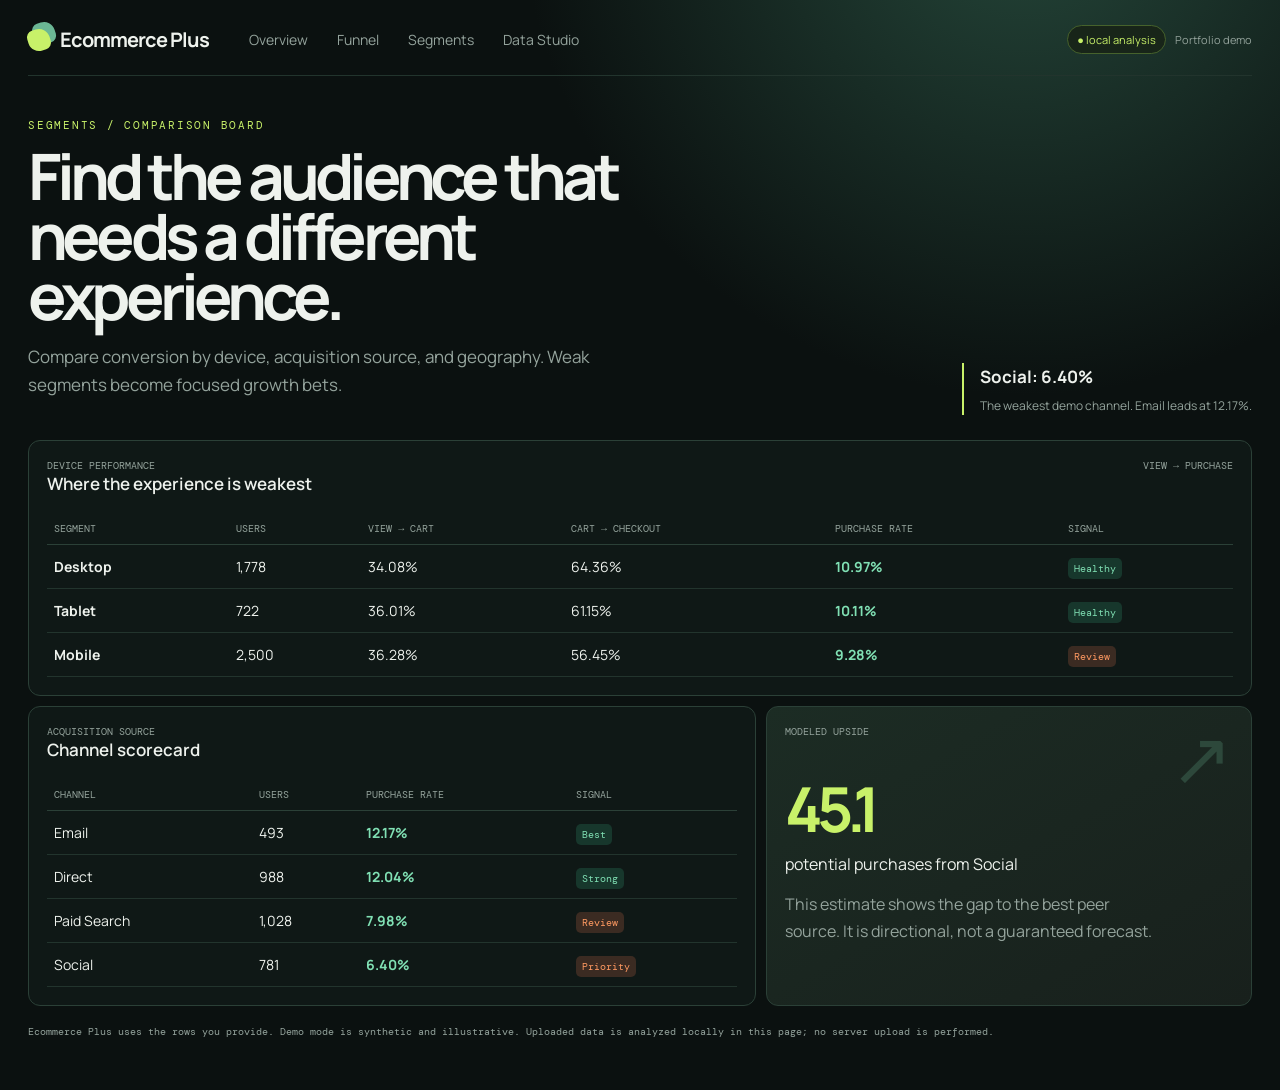
<file: dashboard/segments.html>
<!doctype html><html lang="en"><head><meta charset="utf-8"><meta name="viewport" content="width=device-width,initial-scale=1"><title>Segments — Ecommerce Plus</title><style>
@import url('https://fonts.googleapis.com/css2?family=DM+Mono:wght@400;500&family=Manrope:wght@400;500;600;700;800&display=swap');
:root{--ink:#eef2ed;--muted:#94a39c;--bg:#0b1110;--panel:#111a17;--panel2:#15221d;--line:#2b4037;--lime:#c8f169;--mint:#80e0b4;--orange:#ff9a62;--red:#ff7184;--purple:#9c8cff}
*{box-sizing:border-box} body{margin:0;background:radial-gradient(circle at 80% -10%,#25473a 0,transparent 32%),var(--bg);color:var(--ink);font-family:'Manrope',Arial,sans-serif} a{color:inherit;text-decoration:none}.shell{max-width:1440px;margin:auto;padding:22px 28px 50px}.top{display:flex;align-items:center;gap:28px;border-bottom:1px solid #22342d;padding-bottom:18px}.mark{display:flex;align-items:center;gap:10px;font-weight:700;letter-spacing:-.05em;font-size:20px}.mark i{display:block;width:22px;height:22px;border-radius:7px 11px 7px 11px;background:var(--lime);box-shadow:7px -5px 0 #6bb795;transform:rotate(-18deg)}.nav{display:flex;gap:5px}.nav a{padding:8px 12px;color:var(--muted);font-size:14px;border-radius:20px}.nav a:hover,.nav a.active{color:var(--ink);background:#21372e}.top-right{margin-left:auto;display:flex;align-items:center;gap:9px;color:var(--muted);font-size:11px}.live{color:var(--lime);border:1px solid #46622c;padding:6px 9px;border-radius:20px;background:#182519}.hero{display:flex;justify-content:space-between;gap:24px;padding:42px 0 25px}.eyebrow{font:11px 'DM Mono',monospace;color:var(--lime);text-transform:uppercase;letter-spacing:.16em}.hero h1{font-size:clamp(34px,5vw,68px);line-height:.94;letter-spacing:-.075em;max-width:700px;margin:14px 0}.hero p{max-width:570px;color:var(--muted);font-size:17px;line-height:1.6}.hero-side{min-width:250px;align-self:end;border-left:2px solid var(--lime);padding-left:16px;color:var(--muted);font-size:12px;line-height:1.6}.hero-side strong{display:block;color:var(--ink);font-size:17px;margin-bottom:5px}.sourcebar{display:flex;align-items:flex-start;justify-content:space-between;gap:20px;border:1px solid var(--line);background:linear-gradient(90deg,#14221c,#111a17);padding:20px 22px;border-radius:14px;margin-bottom:13px;box-shadow:0 14px 40px rgba(0,0,0,.18)}.sourcebar b{font-size:13px}.sourcebar small{color:var(--muted);display:block;margin-top:4px}.source-actions{display:flex;gap:9px;flex-wrap:wrap;justify-content:flex-end}.data-inputs{display:flex;gap:10px;align-items:flex-start;flex-wrap:wrap}.paste-box{min-width:270px}.paste-box textarea{display:block;width:100%;min-height:70px;margin-top:8px;background:#0c1511;color:var(--ink);border:1px solid var(--line);border-radius:8px;padding:9px;font:12px 'DM Mono',monospace;resize:vertical}.input-help{font-size:12px!important;color:var(--muted);max-width:580px}button,.button{font:inherit;border:1px solid var(--line);background:#1c2b25;color:var(--ink);padding:9px 12px;border-radius:8px;cursor:pointer}.button.primary,button.primary{background:var(--lime);color:#142019;border-color:var(--lime);font-weight:700}button:hover,.button:hover{filter:brightness(1.1)}input[type=file]{display:none}.notice{color:#ffd69a;font-size:11px;padding:9px 0;display:none}.kpis{display:grid;grid-template-columns:repeat(4,1fr);gap:10px}.kpi,.panel{background:rgba(17,26,23,.88);border:1px solid var(--line);border-radius:12px}.kpi{padding:18px}.kpi-label{color:var(--muted);font:10px 'DM Mono',monospace;text-transform:uppercase;letter-spacing:.12em}.kpi-value{font-size:32px;letter-spacing:-.07em;font-weight:600;margin:15px 0 6px}.kpi-note{font-size:11px;color:var(--muted)}.layout{display:grid;grid-template-columns:1.2fr .8fr;gap:10px;margin-top:10px}.panel{padding:18px}.panel-head{display:flex;justify-content:space-between;align-items:start;gap:12px;margin-bottom:18px}.panel-title{font-weight:600;font-size:17px}.panel-kicker{color:var(--muted);font:10px 'DM Mono',monospace;text-transform:uppercase}.funnel{display:flex;align-items:end;gap:9px;height:265px;padding:14px 3px 22px}.stage{flex:1;text-align:center}.bar-area{height:180px;display:flex;align-items:end;justify-content:center}.bar{width:68%;min-width:32px;background:linear-gradient(180deg,var(--lime),#6a9e5c);border-radius:7px 7px 2px 2px;position:relative;transition:height .35s}.bar:before{content:'';position:absolute;left:10%;right:10%;top:7px;border-top:2px solid rgba(11,17,16,.35)}.stage-count{font-size:14px;font-weight:700;margin-top:9px}.stage-name{color:var(--muted);font-size:13px;margin-top:3px}.stage-rate{font:10px 'DM Mono',monospace;color:var(--mint);margin-top:7px}.drop{font:10px 'DM Mono',monospace;color:var(--orange);margin-top:6px}.opportunity{background:linear-gradient(150deg,#1c2c24,#18201c);position:relative;overflow:hidden}.opportunity:after{content:'↗';position:absolute;right:18px;top:12px;font-size:75px;color:#2d483b;line-height:1}.opportunity .big{font-size:62px;letter-spacing:-.1em;color:var(--lime);font-weight:700;margin:28px 0 2px}.opportunity p{color:var(--muted);font-size:16px;line-height:1.7;max-width:380px}.gapbar{height:7px;background:#2a3a32;border-radius:8px;overflow:hidden;margin-top:28px}.gapbar i{display:block;width:78%;height:100%;background:var(--orange);border-radius:8px}.opp-meta{display:flex;justify-content:space-between;color:var(--muted);font:10px 'DM Mono',monospace;margin-top:8px}.bottom{display:grid;grid-template-columns:1.25fr .75fr;gap:10px;margin-top:10px}.tabs{display:flex;gap:5px;flex-wrap:wrap}.tabs button.active{background:var(--lime);color:#142019;border-color:var(--lime)}.select{background:#17251f;color:var(--ink);border:1px solid var(--line);border-radius:7px;padding:7px;font:11px 'Space Grotesk',sans-serif}.table-wrap{overflow:auto}table{width:100%;border-collapse:collapse;min-width:560px}th{text-align:left;color:var(--muted);font:10px 'DM Mono',monospace;text-transform:uppercase;padding:9px 7px;border-bottom:1px solid var(--line)}td{padding:12px 7px;border-bottom:1px solid #22342d;font-size:14px}.rate{color:var(--mint);font-weight:700}.status{font:10px 'DM Mono',monospace;padding:4px 6px;border-radius:5px;color:var(--mint);background:#17372c}.status.low{color:var(--orange);background:#3b2b22}.priority{display:flex;justify-content:space-between;gap:15px;padding:13px 0;border-bottom:1px solid var(--line)}.priority:last-child{border:0}.p-name{font-weight:600}.p-sub{color:var(--muted);font-size:13px;margin-top:4px}.p-num{color:var(--orange);font:700 21px 'DM Mono',monospace}.upload{border:1px dashed #587264;padding:18px;border-radius:10px;margin-top:10px;color:var(--muted);font-size:14px;line-height:1.7}.upload strong{color:var(--ink);display:block;font-size:13px;margin-bottom:4px}.footer{color:var(--muted);font:10px 'DM Mono',monospace;padding-top:18px;line-height:1.6}.hidden{display:none!important}@media(max-width:900px){.hero{display:block}.hero-side{margin-top:20px}.layout,.bottom{grid-template-columns:1fr}.kpis{grid-template-columns:repeat(2,1fr)}.nav{display:none}}@media(max-width:560px){.shell{padding:16px}.kpis{grid-template-columns:1fr 1fr}.kpi-value{font-size:25px}.sourcebar{display:block}.source-actions{margin-top:12px}}
</style></head><body><main class="shell"><header class="top"><a class="mark" href="index.html"><i></i>Ecommerce Plus</a><nav class="nav"><a href="index.html">Overview</a><a href="funnel.html">Funnel</a><a href="segments.html">Segments</a><a href="data-studio.html">Data Studio</a></nav><div class="top-right"><span class="live">● local analysis</span><span>Portfolio demo</span></div></header><section class="hero"><div><div class="eyebrow">Segments / comparison board</div><h1>Find the audience that needs a different experience.</h1><p>Compare conversion by device, acquisition source, and geography. Weak segments become focused growth bets.</p></div><aside class="hero-side"><strong>Social: 6.40%</strong><span>The weakest demo channel. Email leads at 12.17%.</span></aside></section><section class="panel"><div class="panel-head"><div><div class="panel-kicker">Device performance</div><div class="panel-title">Where the experience is weakest</div></div><div class="panel-kicker">view → purchase</div></div><div class="table-wrap"><table><thead><tr><th>Segment</th><th>Users</th><th>View → cart</th><th>Cart → checkout</th><th>Purchase rate</th><th>Signal</th></tr></thead><tbody><tr><td><b>Desktop</b></td><td>1,778</td><td>34.08%</td><td>64.36%</td><td class="rate">10.97%</td><td><span class="status">Healthy</span></td></tr><tr><td><b>Tablet</b></td><td>722</td><td>36.01%</td><td>61.15%</td><td class="rate">10.11%</td><td><span class="status">Healthy</span></td></tr><tr><td><b>Mobile</b></td><td>2,500</td><td>36.28%</td><td>56.45%</td><td class="rate">9.28%</td><td><span class="status low">Review</span></td></tr></tbody></table></div></section><section class="layout"><div class="panel"><div class="panel-head"><div><div class="panel-kicker">Acquisition source</div><div class="panel-title">Channel scorecard</div></div></div><div class="table-wrap"><table><thead><tr><th>Channel</th><th>Users</th><th>Purchase rate</th><th>Signal</th></tr></thead><tbody><tr><td>Email</td><td>493</td><td class="rate">12.17%</td><td><span class="status">Best</span></td></tr><tr><td>Direct</td><td>988</td><td class="rate">12.04%</td><td><span class="status">Strong</span></td></tr><tr><td>Paid Search</td><td>1,028</td><td class="rate">7.98%</td><td><span class="status low">Review</span></td></tr><tr><td>Social</td><td>781</td><td class="rate">6.40%</td><td><span class="status low">Priority</span></td></tr></tbody></table></div></div><div class="panel opportunity"><div class="panel-kicker">Modeled upside</div><div class="big">45.1</div><div>potential purchases from Social</div><p>This estimate shows the gap to the best peer source. It is directional, not a guaranteed forecast.</p></div></section><div class="footer">Ecommerce Plus uses the rows you provide. Demo mode is synthetic and illustrative. Uploaded data is analyzed locally in this page; no server upload is performed.</div></main></body></html>
</file>
<file: dashboard/model.css>
@import url('https://fonts.googleapis.com/css2?family=DM+Mono:wght@400;500&family=Manrope:wght@400;500;600;700;800&display=swap');:root{--bg:#0b1110;--ink:#eef2ed;--muted:#94a39c;--line:#2b4037;--lime:#c8f169;--mint:#80e0b4;--orange:#ff9a62}*{box-sizing:border-box}body{margin:0;background:radial-gradient(circle at 80% -10%,#25473a,transparent 32%),var(--bg);color:var(--ink);font-family:Manrope,Arial,sans-serif}main{max-width:1200px;margin:auto;padding:25px 28px 60px}header{display:flex;align-items:center;gap:30px;border-bottom:1px solid var(--line);padding-bottom:18px}.brand{font-weight:800;font-size:20px}.brand:first-letter{color:var(--lime)}nav{display:flex;gap:6px}nav a{color:var(--muted);font-size:13px;padding:8px 11px;border-radius:20px}nav a:hover,nav a.active{color:var(--ink);background:#21372e}.hero{padding:75px 0 38px;max-width:800px}.eyebrow{font:11px 'DM Mono',monospace;color:var(--lime);text-transform:uppercase;letter-spacing:.15em}.hero h1{font-size:clamp(38px,6vw,76px);line-height:.95;letter-spacing:-.08em;margin:16px 0}.hero p{font-size:18px;line-height:1.65;color:var(--muted);max-width:680px}.cards{display:grid;grid-template-columns:repeat(3,1fr);gap:12px}.cards article,.note{border:1px solid var(--line);background:#111a17;border-radius:13px;padding:23px}.cards b{color:var(--lime);font:11px 'DM Mono',monospace;text-transform:uppercase}.cards strong{display:block;font-size:22px;margin:20px 0 8px}.cards p,.note{color:var(--muted);font-size:14px;line-height:1.65}.note{margin:12px 0}.note b{color:var(--ink)}.button{display:inline-block;margin-top:10px;background:var(--lime);color:#142019;font-weight:800;padding:12px 15px;border-radius:8px}@media(max-width:760px){header{display:block}nav{margin-top:15px;flex-wrap:wrap}.cards{grid-template-columns:1fr}}
</file>
